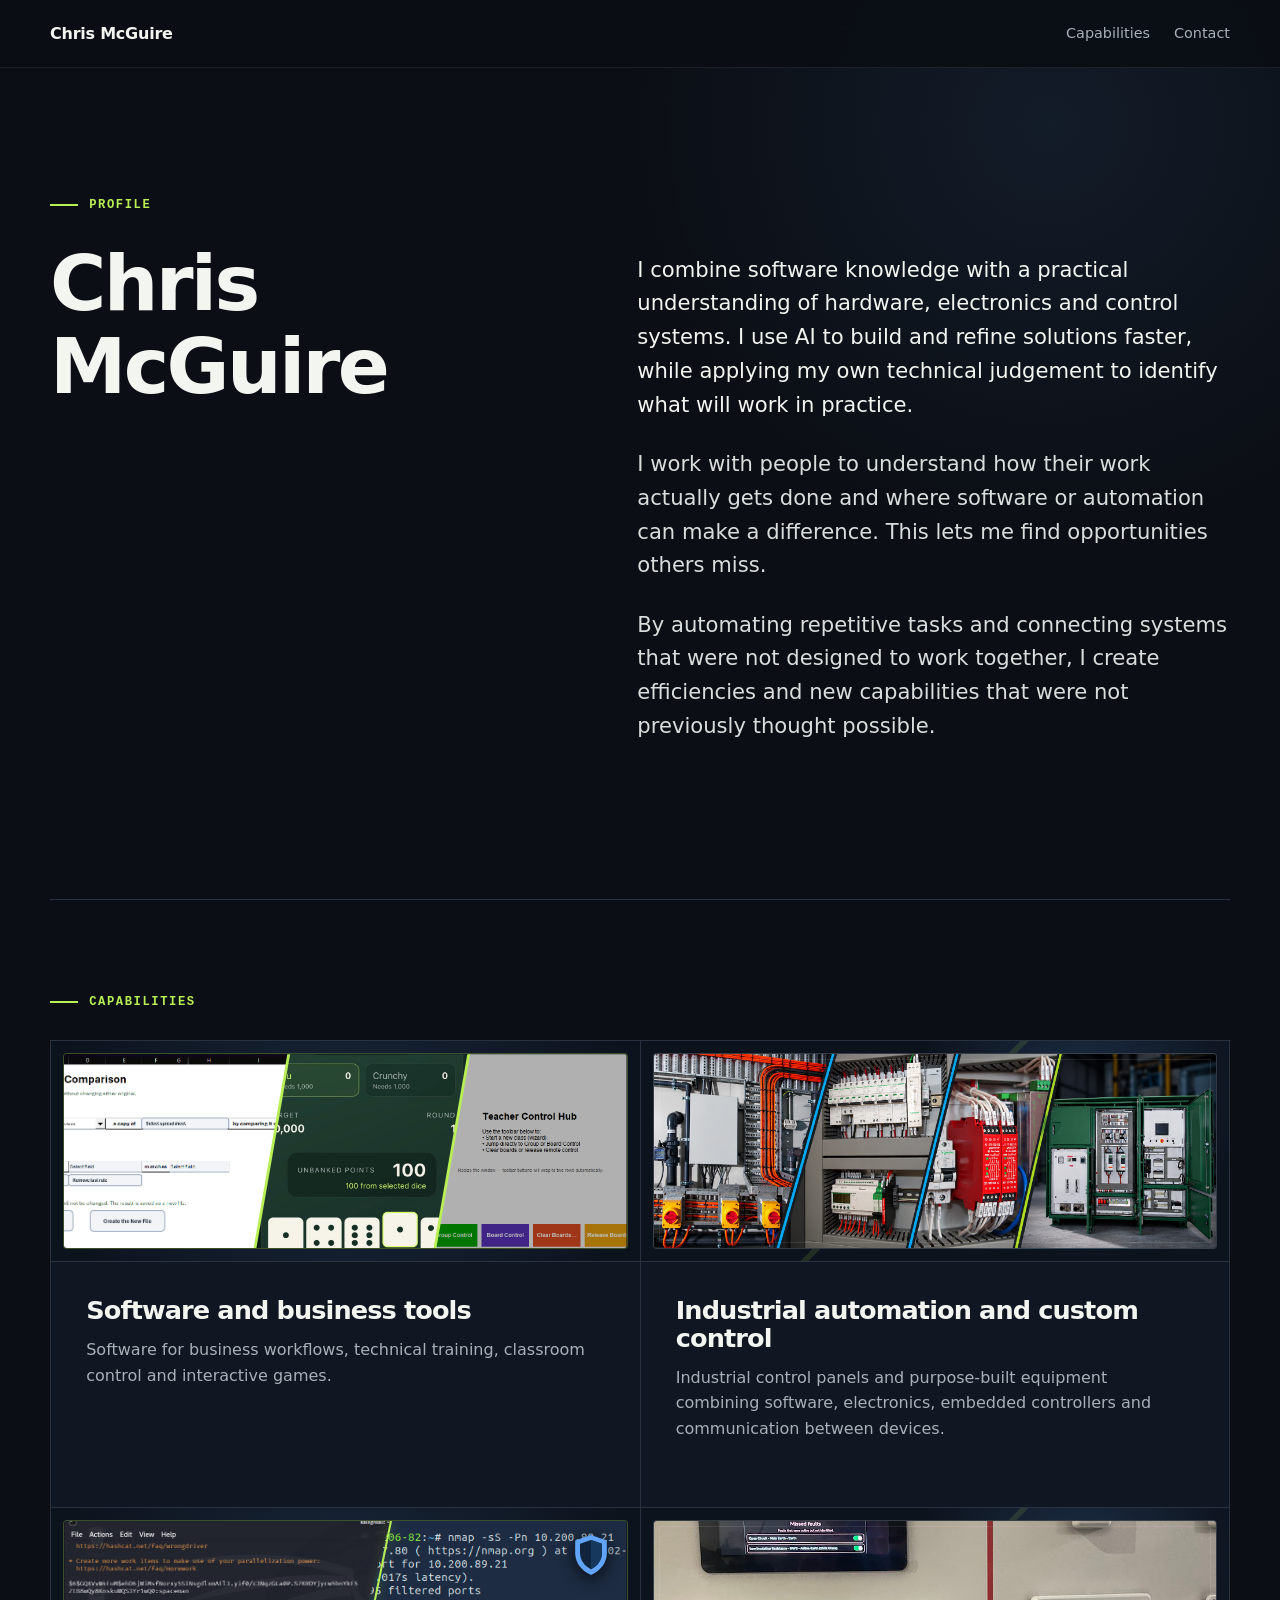
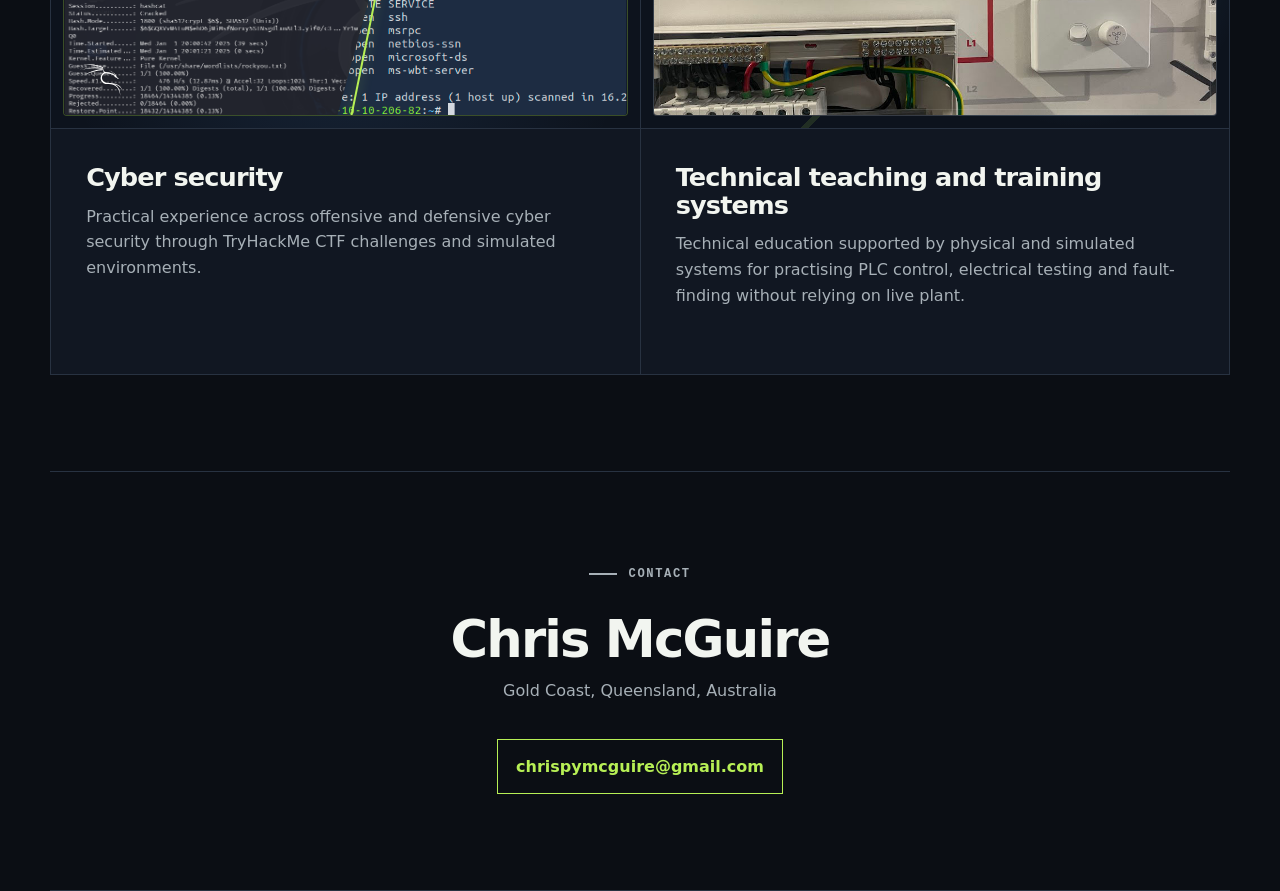
<file: index.html>
<!doctype html>
<html lang="en">
<head>
  <meta charset="utf-8">
  <meta name="viewport" content="width=device-width, initial-scale=1">
  <meta name="robots" content="noindex, nofollow, noarchive, nosnippet, noimageindex">
  <meta name="googlebot" content="noindex, nofollow, noarchive, nosnippet, noimageindex">
  <meta name="bingbot" content="noindex, nofollow, noarchive, nosnippet, noimageindex">
  <meta name="referrer" content="no-referrer">
  <meta name="theme-color" content="#0b0e14">
  <title>Chris McGuire — Profile</title>
  <meta name="description" content="Profile and work examples from Chris McGuire.">
  <link rel="stylesheet" href="styles.css?v=20261102-2">
</head>
<body>
  <a class="skip-link" href="#profile">Skip to profile</a>
  <header class="topbar">
    <a class="brand" href="index.html">Chris McGuire</a>
    <nav aria-label="Primary navigation">
      <a href="#capabilities">Capabilities</a>
      <!-- Recent projects and testimonials remain hidden until their content is final. -->
      <a href="#contact">Contact</a>
    </nav>
  </header>

  <main>
    <section class="profile section" id="profile">
      <p class="section-label">Profile</p>
      <div class="profile-grid">
        <h1>Chris<br>McGuire</h1>
        <div class="profile-copy">
          <p>I combine software knowledge with a practical understanding of hardware, electronics and control systems. I use AI to build and refine solutions faster, while applying my own technical judgement to identify what will work in practice.</p>
          <p>I work with people to understand how their work actually gets done and where software or automation can make a difference. This lets me find opportunities others miss.</p>
          <p>By automating repetitive tasks and connecting systems that were not designed to work together, I create efficiencies and new capabilities that were not previously thought possible.</p>
        </div>
      </div>
    </section>

    <section class="section" id="capabilities">
      <h2 class="section-label">Capabilities</h2>
      <div class="capability-tiles">
        <article class="capability-tile">
          <a class="tile-image has-software-collage" href="software-tools.html" aria-label="View software and business tools">
            <span class="software-collage">
              <img src="assets/images/spreadsheet-comparison.png" alt="Spreadsheet comparison application" loading="lazy">
              <img src="assets/images/crunch-game.jpg" alt="Crunch dice game" loading="lazy">
              <img src="assets/images/teacher-control-hub.png" alt="Teacher Control Hub application" loading="lazy">
            </span>
          </a>
          <div class="tile-copy"><h3>Software and business tools</h3><p>Software for business workflows, technical training, classroom control and interactive games.</p></div>
        </article>
        <article class="capability-tile">
          <a class="tile-image has-photo" href="industrial-automation.html" aria-label="View industrial automation and custom control work"><img src="assets/images/industrial-tile-v2.png" alt="Industrial automation and custom control equipment" loading="lazy"></a>
          <div class="tile-copy"><h3>Industrial automation and custom control</h3><p>Industrial control panels and purpose-built equipment combining software, electronics, embedded controllers and communication between devices.</p></div>
        </article>
        <article class="capability-tile">
          <a class="tile-image has-security-collage" href="cyber-security.html" aria-label="View cyber security experience">
            <span class="security-collage">
              <img src="assets/images/cyber-hashcat.png" alt="Hashcat recovering a password in a private CTF lab" loading="lazy">
              <img src="assets/images/cyber-nmap.png" alt="Nmap discovering services on a private CTF target" loading="lazy">
              <img class="security-logo security-logo-kali" src="assets/images/kali-dragon-white.svg" alt="" aria-hidden="true">
              <img class="security-logo security-logo-defence" src="assets/images/blue-team-shield.svg" alt="" aria-hidden="true">
            </span>
          </a>
          <div class="tile-copy"><h3>Cyber security</h3><p>Practical experience across offensive and defensive cyber security through TryHackMe CTF challenges and simulated environments.</p></div>
        </article>
        <article class="capability-tile">
          <a class="tile-image has-photo" href="training-systems.html" aria-label="View technical teaching and training systems"><img src="assets/images/Test_board_powered.jpg" alt="Powered electrical fault-testing board used for technical training" loading="lazy"></a>
          <div class="tile-copy"><h3>Technical teaching and training systems</h3><p>Technical education supported by physical and simulated systems for practising PLC control, electrical testing and fault-finding without relying on live plant.</p></div>
        </article>
      </div>
    </section>

    <!-- Recent projects is hidden from the profile until the page is ready for public navigation.
    <section class="section project-link-section" id="projects">
      <p class="section-label">Recent projects</p>
      <div class="section-heading"><h2>Recent projects</h2><p>Photographs, screenshots and brief descriptions of selected work.</p></div>
      <a class="button" href="recent-projects.html">View recent projects</a>
    </section>
    -->

    <!-- Testimonials are hidden until final quotes and attribution are available.
    <section class="section" id="testimonials">
      <p class="section-label">Testimonials</p>
      <div class="section-heading"><h2>What others say</h2><p>Two short accounts from people Chris has helped will be added here.</p></div>
      <div class="testimonial-grid">
        <blockquote><p>Testimonial to be added.</p><footer>Name and relationship</footer></blockquote>
        <blockquote><p>Testimonial to be added.</p><footer>Name and relationship</footer></blockquote>
      </div>
    </section>
    -->

    <section class="section contact" id="contact">
      <p class="section-label">Contact</p>
      <h2>Chris McGuire</h2>
      <p>Gold Coast, Queensland, Australia</p>
      <a class="button" href="mailto:chrispymcguire@gmail.com">chrispymcguire@gmail.com</a>
    </section>
  </main>
</body>
</html>
</file>
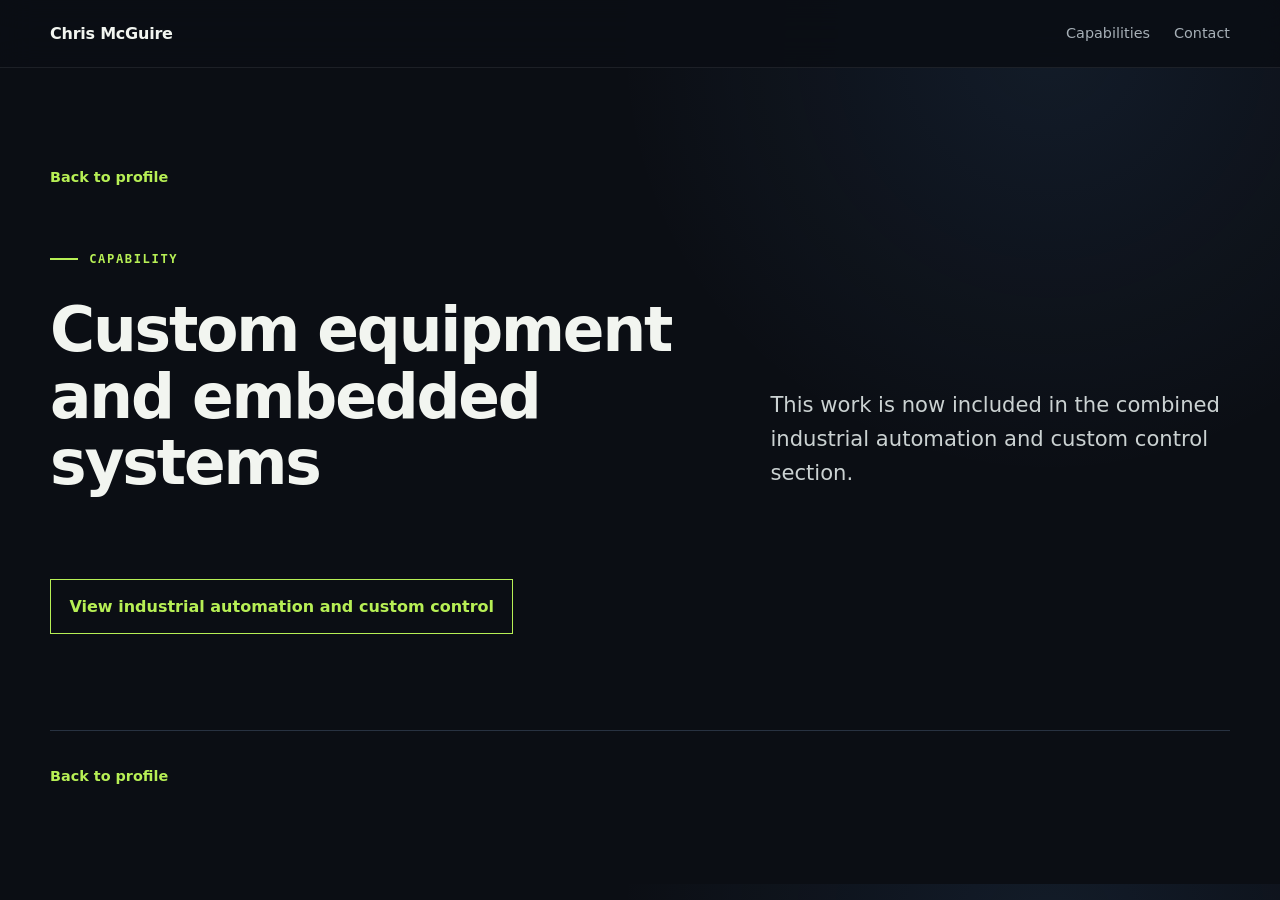
<file: custom-equipment.html>
<!doctype html>
<html lang="en"><head><meta charset="utf-8"><meta name="viewport" content="width=device-width,initial-scale=1"><meta name="robots" content="noindex,nofollow,noarchive,nosnippet,noimageindex"><meta name="referrer" content="no-referrer"><meta name="theme-color" content="#0b0e14"><title>Custom equipment and embedded systems | Chris McGuire</title><link rel="stylesheet" href="styles.css?v=20261031-1"></head>
<body><header class="topbar"><a class="brand" href="index.html">Chris McGuire</a><nav aria-label="Page navigation"><a href="index.html#capabilities">Capabilities</a><a href="index.html#contact">Contact</a></nav></header>
<main class="detail-main"><a class="back-link" href="index.html">Back to profile</a><p class="section-label">Capability</p><div class="detail-header"><h1>Custom equipment and embedded systems</h1><p class="detail-intro">This work is now included in the combined industrial automation and custom control section.</p></div>
<a class="button" href="industrial-automation.html">View industrial automation and custom control</a>
</main><footer class="detail-footer"><a class="back-link" href="index.html">Back to profile</a></footer></body></html>
</file>
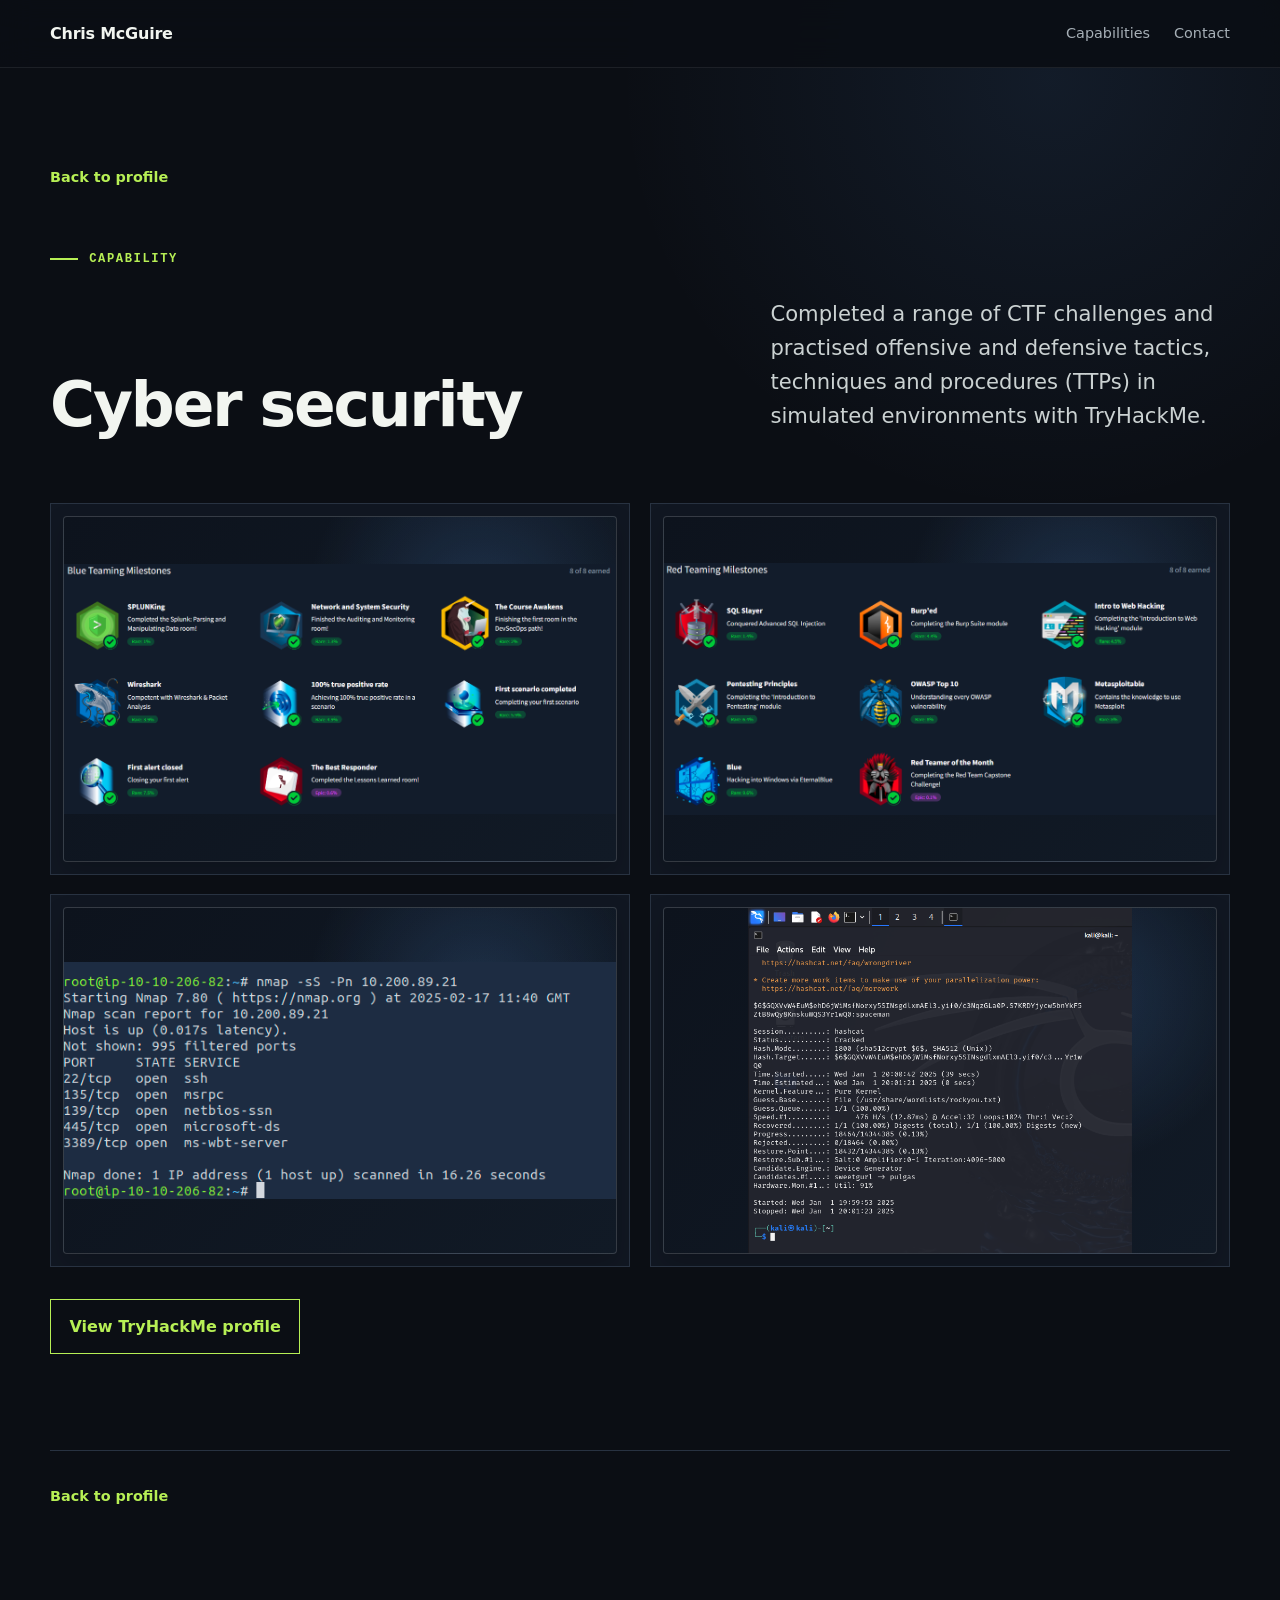
<file: cyber-security.html>
<!doctype html>
<html lang="en"><head><meta charset="utf-8"><meta name="viewport" content="width=device-width,initial-scale=1"><meta name="robots" content="noindex,nofollow,noarchive,nosnippet,noimageindex"><meta name="referrer" content="no-referrer"><meta name="theme-color" content="#0b0e14"><title>Cyber security | Chris McGuire</title><link rel="stylesheet" href="styles.css?v=20261102-1"></head>
<body><header class="topbar"><a class="brand" href="index.html">Chris McGuire</a><nav aria-label="Page navigation"><a href="index.html#capabilities">Capabilities</a><a href="index.html#contact">Contact</a></nav></header>
<main class="detail-main"><a class="back-link" href="index.html">Back to profile</a><p class="section-label">Capability</p><div class="detail-header"><h1>Cyber security</h1><p class="detail-intro">Completed a range of CTF challenges and practised offensive and defensive tactics, techniques and procedures (TTPs) in simulated environments with TryHackMe.</p></div>
<div class="gallery-grid">
<article class="gallery-card evidence-card"><img class="gallery-image contain" src="assets/images/cyber-blue-team-milestones.png" alt="TryHackMe Blue Teaming milestone badges" loading="lazy"></article>
<article class="gallery-card evidence-card"><img class="gallery-image contain" src="assets/images/cyber-red-team-milestones.png" alt="TryHackMe Red Teaming milestone badges" loading="lazy"></article>
<article class="gallery-card evidence-card"><img class="gallery-image contain" src="assets/images/cyber-nmap.png" alt="Nmap results from a private CTF target" loading="lazy"></article>
<article class="gallery-card evidence-card"><img class="gallery-image contain" src="assets/images/cyber-hashcat.png" alt="Hashcat results from a private CTF challenge" loading="lazy"></article>
<!-- Hidden until final evidence and descriptions are available.
<article class="gallery-card"><div class="placeholder-image"><span>Project screenshot placeholder</span></div><div class="gallery-copy"><h2>Network analysis</h2><p>A practical analysis example and short explanation will be added here.</p></div></article>
<article class="gallery-card"><div class="placeholder-image"><span>Project screenshot placeholder</span></div><div class="gallery-copy"><h2>Application testing</h2><p>A suitable application-security example will be added here.</p></div></article>
<article class="gallery-card"><div class="placeholder-image"><span>Project screenshot placeholder</span></div><div class="gallery-copy"><h2>Logging and reverse engineering</h2><p>A technical example with context and outcome will be added here.</p></div></article>
-->
</div><a class="button cyber-profile-link" href="https://tryhackme.com/p/CrispyChips" target="_blank" rel="noopener noreferrer">View TryHackMe profile</a></main><footer class="detail-footer"><a class="back-link" href="index.html">Back to profile</a></footer></body></html>
</file>
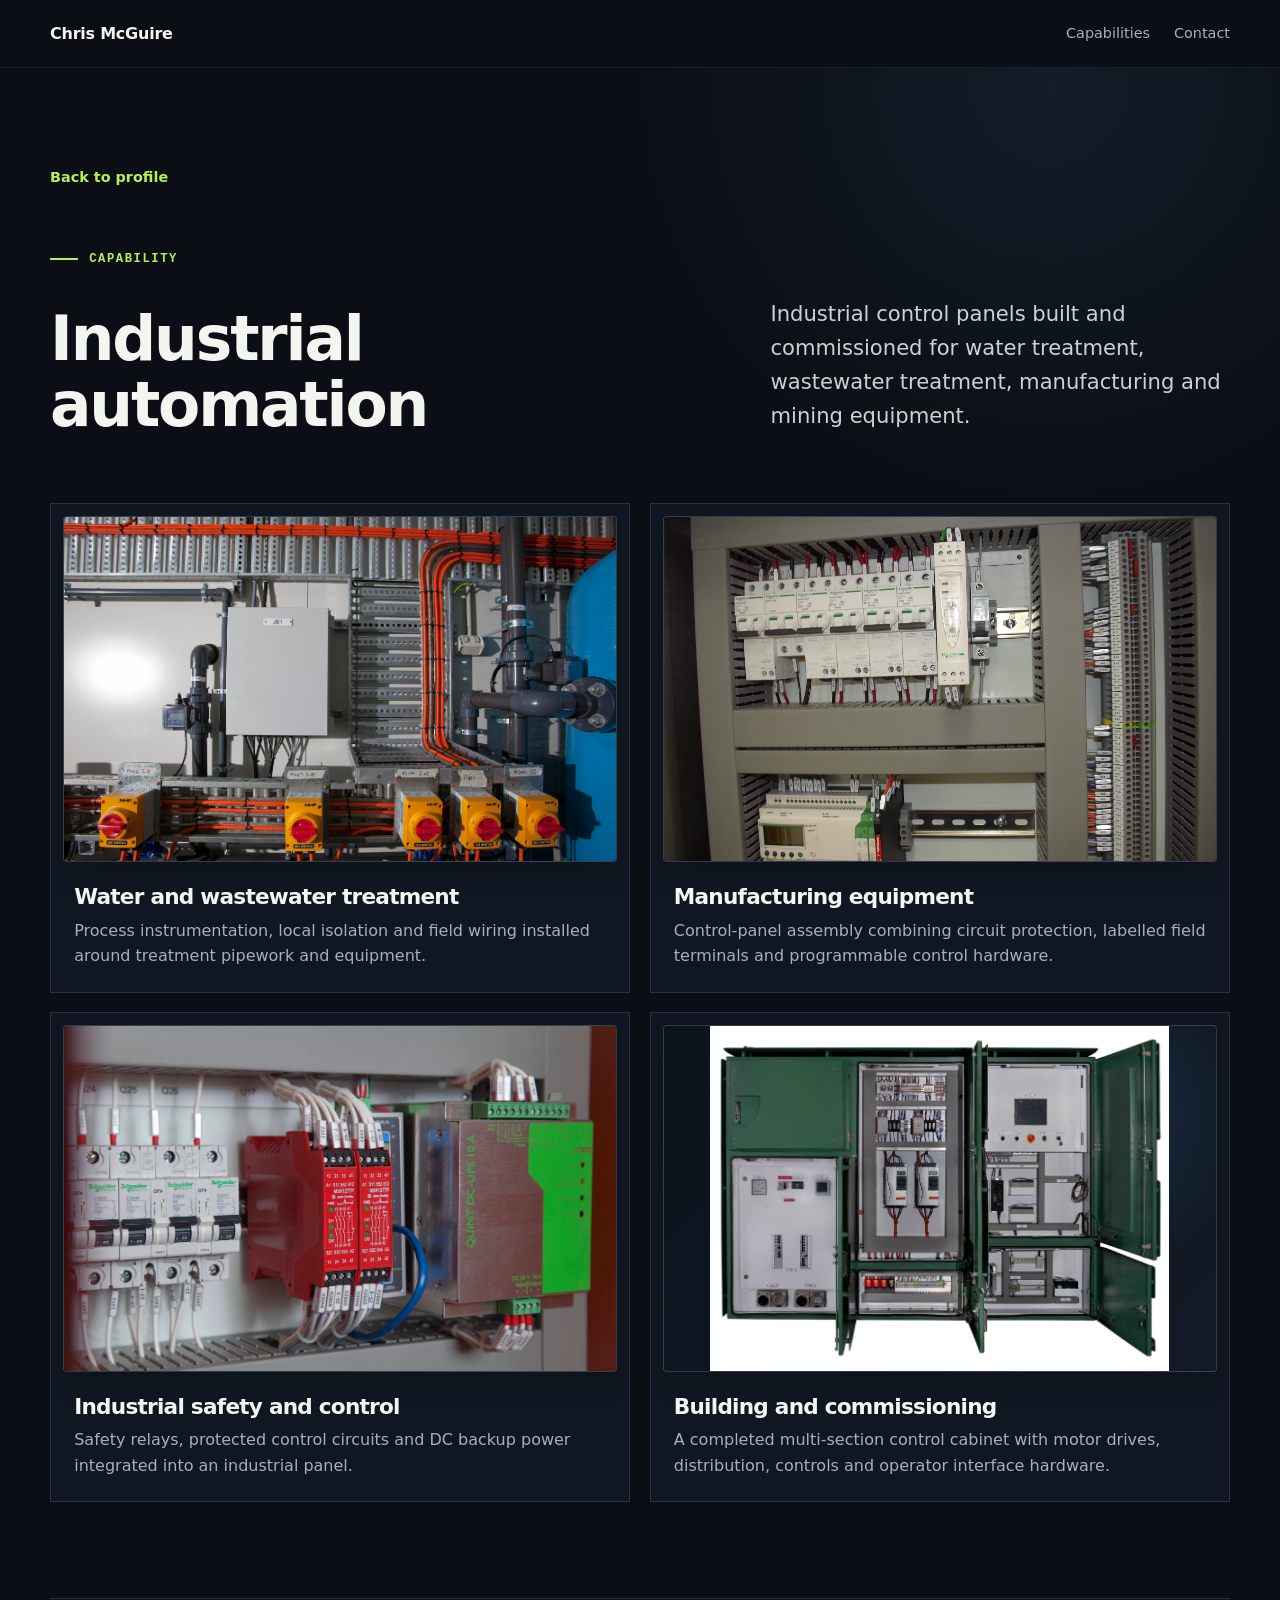
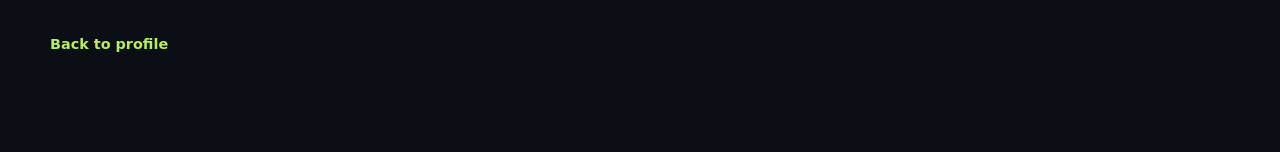
<file: industrial-automation.html>
<!doctype html>
<html lang="en"><head><meta charset="utf-8"><meta name="viewport" content="width=device-width,initial-scale=1"><meta name="robots" content="noindex,nofollow,noarchive,nosnippet,noimageindex"><meta name="referrer" content="no-referrer"><meta name="theme-color" content="#0b0e14"><title>Industrial automation | Chris McGuire</title><link rel="stylesheet" href="styles.css?v=20261031-1"></head>
<body><header class="topbar"><a class="brand" href="index.html">Chris McGuire</a><nav aria-label="Page navigation"><a href="index.html#capabilities">Capabilities</a><a href="index.html#contact">Contact</a></nav></header>
<main class="detail-main"><a class="back-link" href="index.html">Back to profile</a><p class="section-label">Capability</p><div class="detail-header"><h1>Industrial automation</h1><p class="detail-intro">Industrial control panels built and commissioned for water treatment, wastewater treatment, manufacturing and mining equipment.</p></div>
<div class="gallery-grid">
<article class="gallery-card"><img class="gallery-image" src="assets/images/industrial1.jpg" alt="Industrial process pipework, instrumentation and local isolators" loading="lazy"><div class="gallery-copy"><h2>Water and wastewater treatment</h2><p>Process instrumentation, local isolation and field wiring installed around treatment pipework and equipment.</p></div></article>
<article class="gallery-card"><img class="gallery-image" src="assets/images/industrial2.JPG" alt="Industrial control panel with circuit protection, terminals and programmable controller" loading="lazy"><div class="gallery-copy"><h2>Manufacturing equipment</h2><p>Control-panel assembly combining circuit protection, labelled field terminals and programmable control hardware.</p></div></article>
<article class="gallery-card"><img class="gallery-image" src="assets/images/industrial3.jpg" alt="Industrial safety relays and DC uninterruptible power supply" loading="lazy"><div class="gallery-copy"><h2>Industrial safety and control</h2><p>Safety relays, protected control circuits and DC backup power integrated into an industrial panel.</p></div></article>
<article class="gallery-card"><img class="gallery-image contain" src="assets/images/control board.jpg" alt="Large completed industrial control and drive cabinet" loading="lazy"><div class="gallery-copy"><h2>Building and commissioning</h2><p>A completed multi-section control cabinet with motor drives, distribution, controls and operator interface hardware.</p></div></article>
</div></main><footer class="detail-footer"><a class="back-link" href="index.html">Back to profile</a></footer></body></html>
</file>
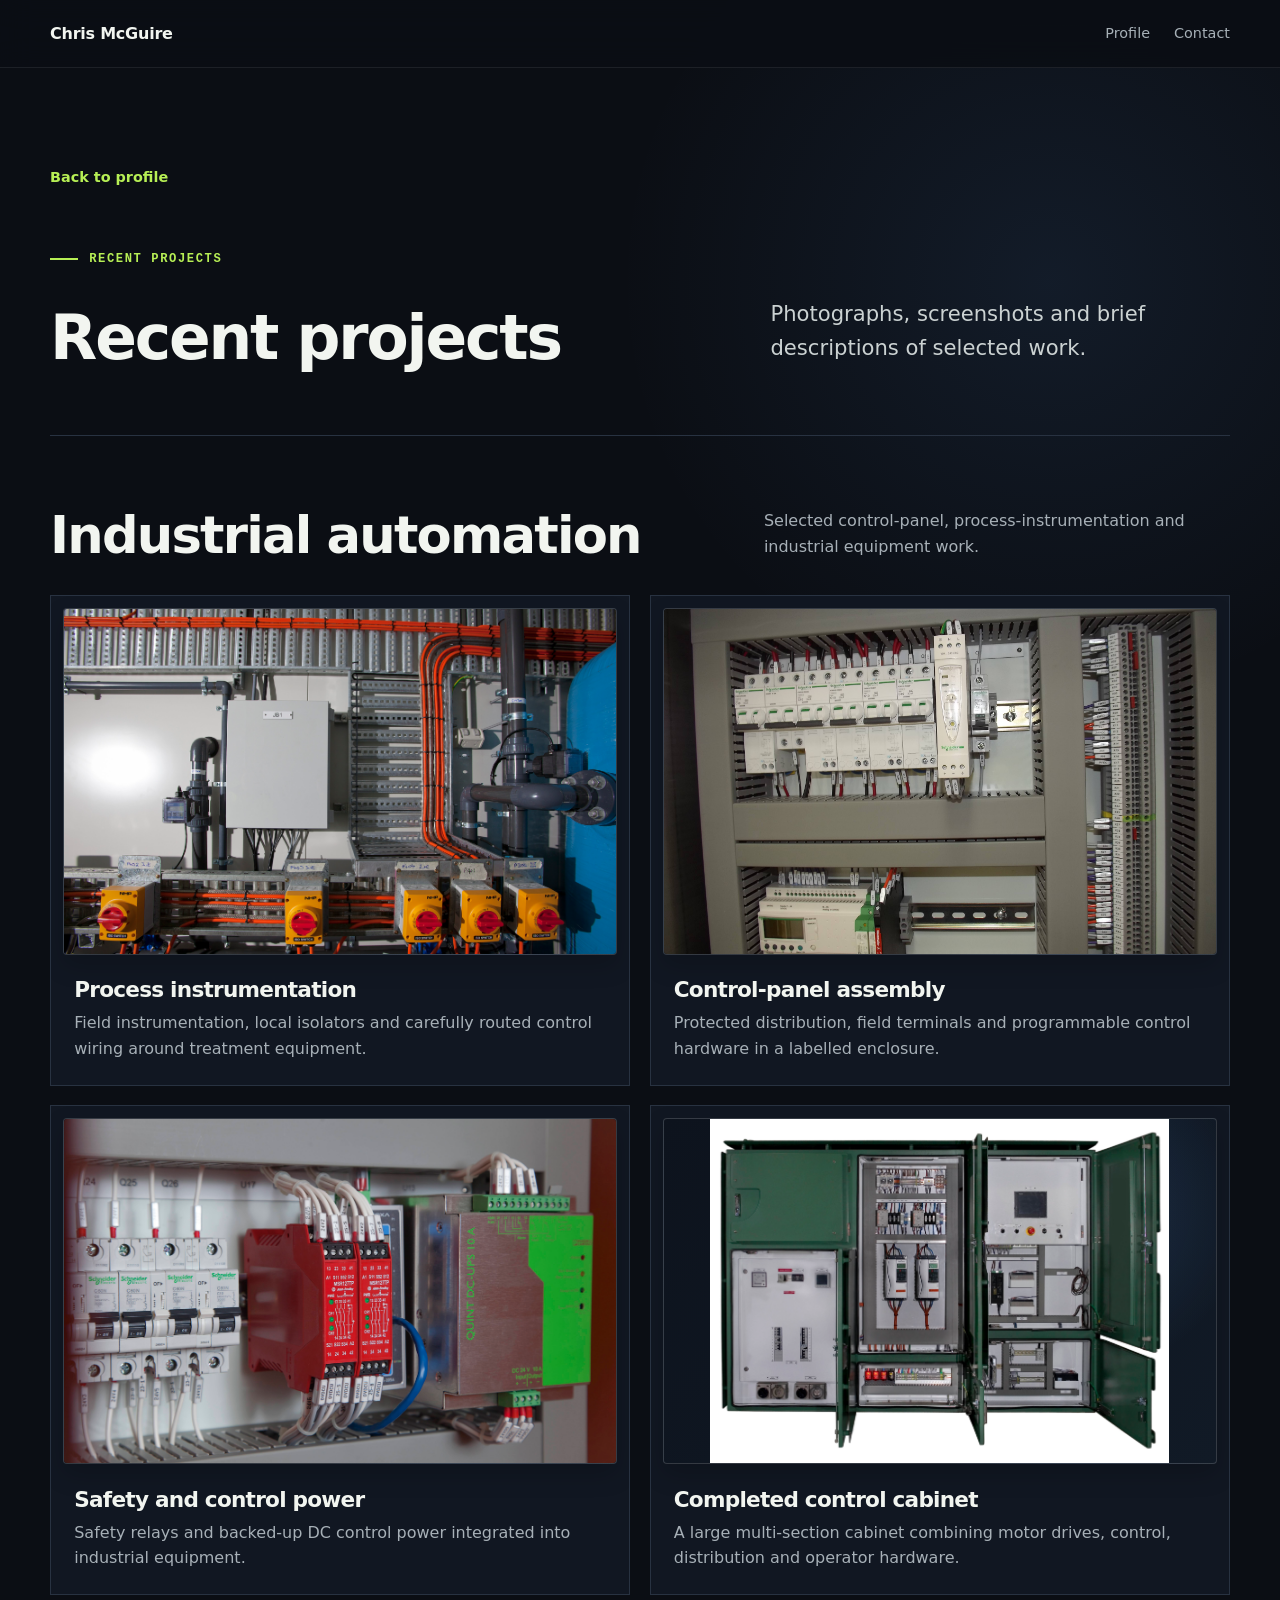
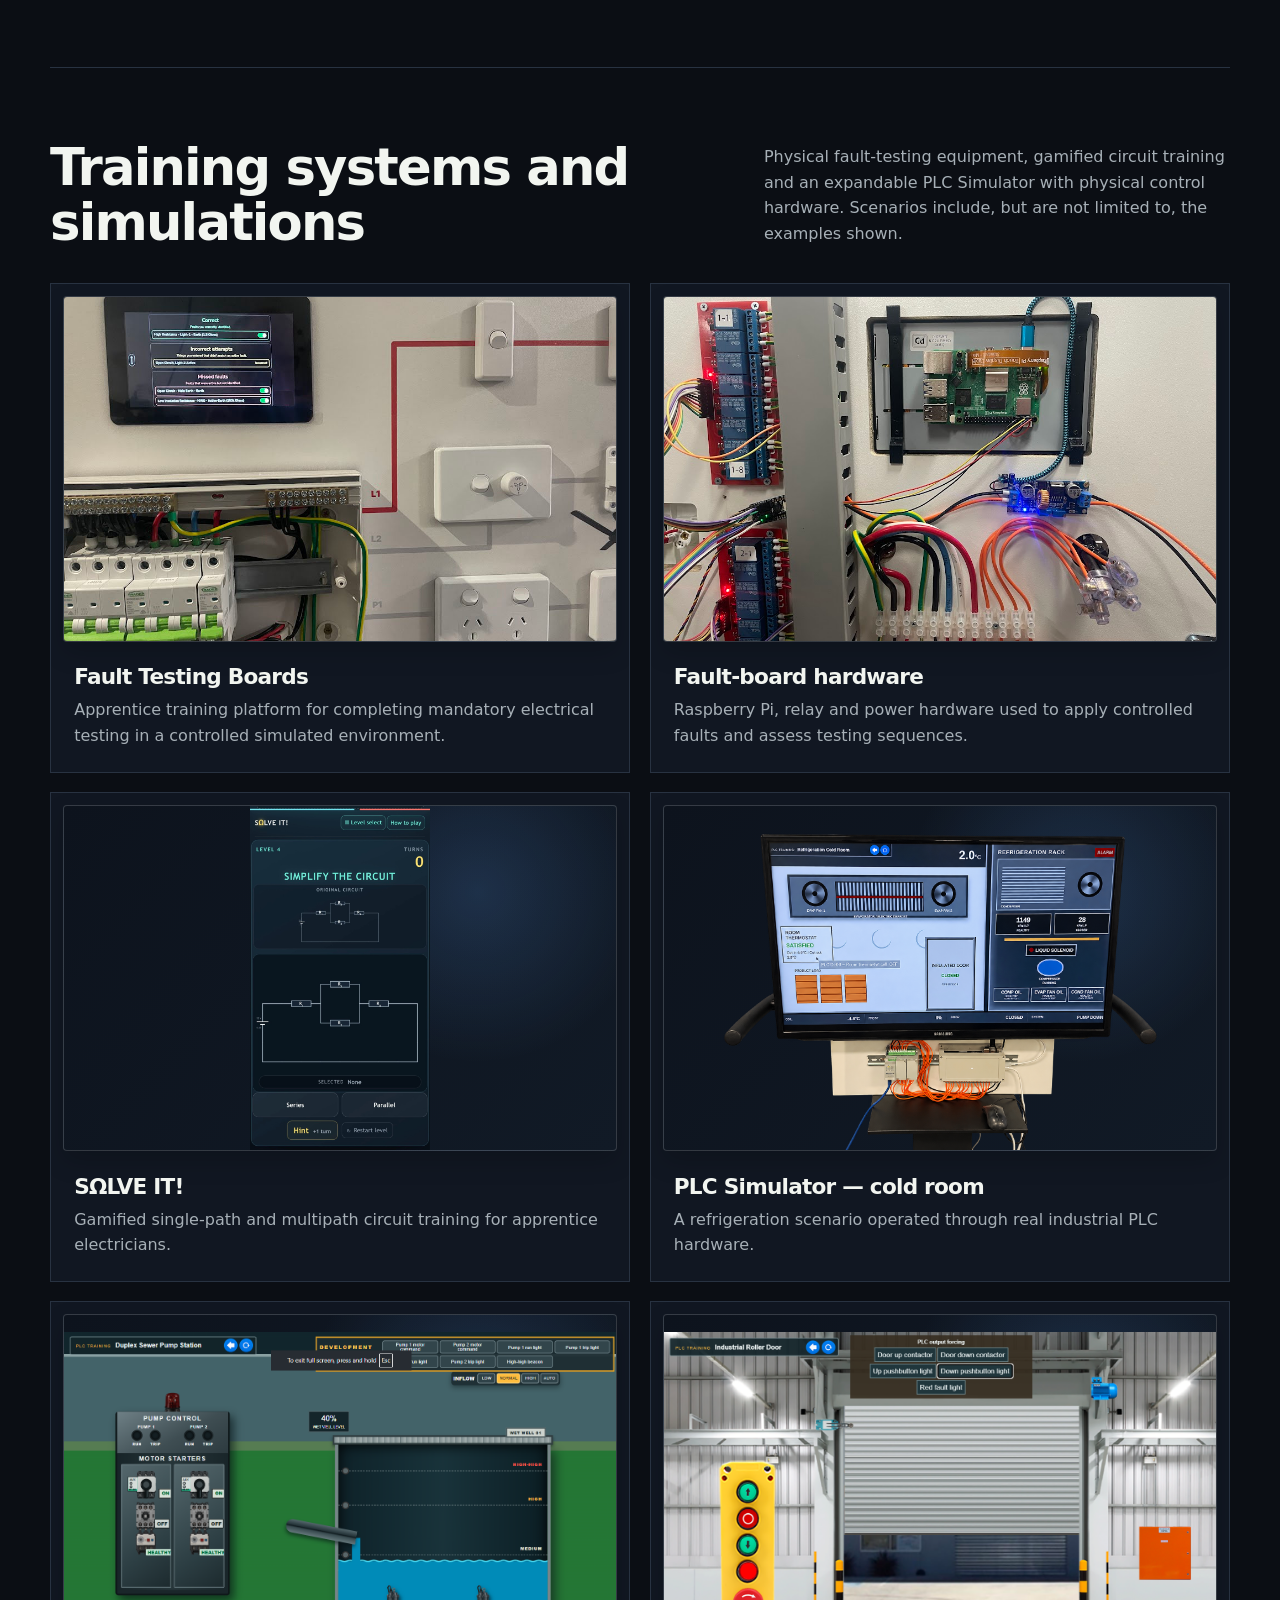
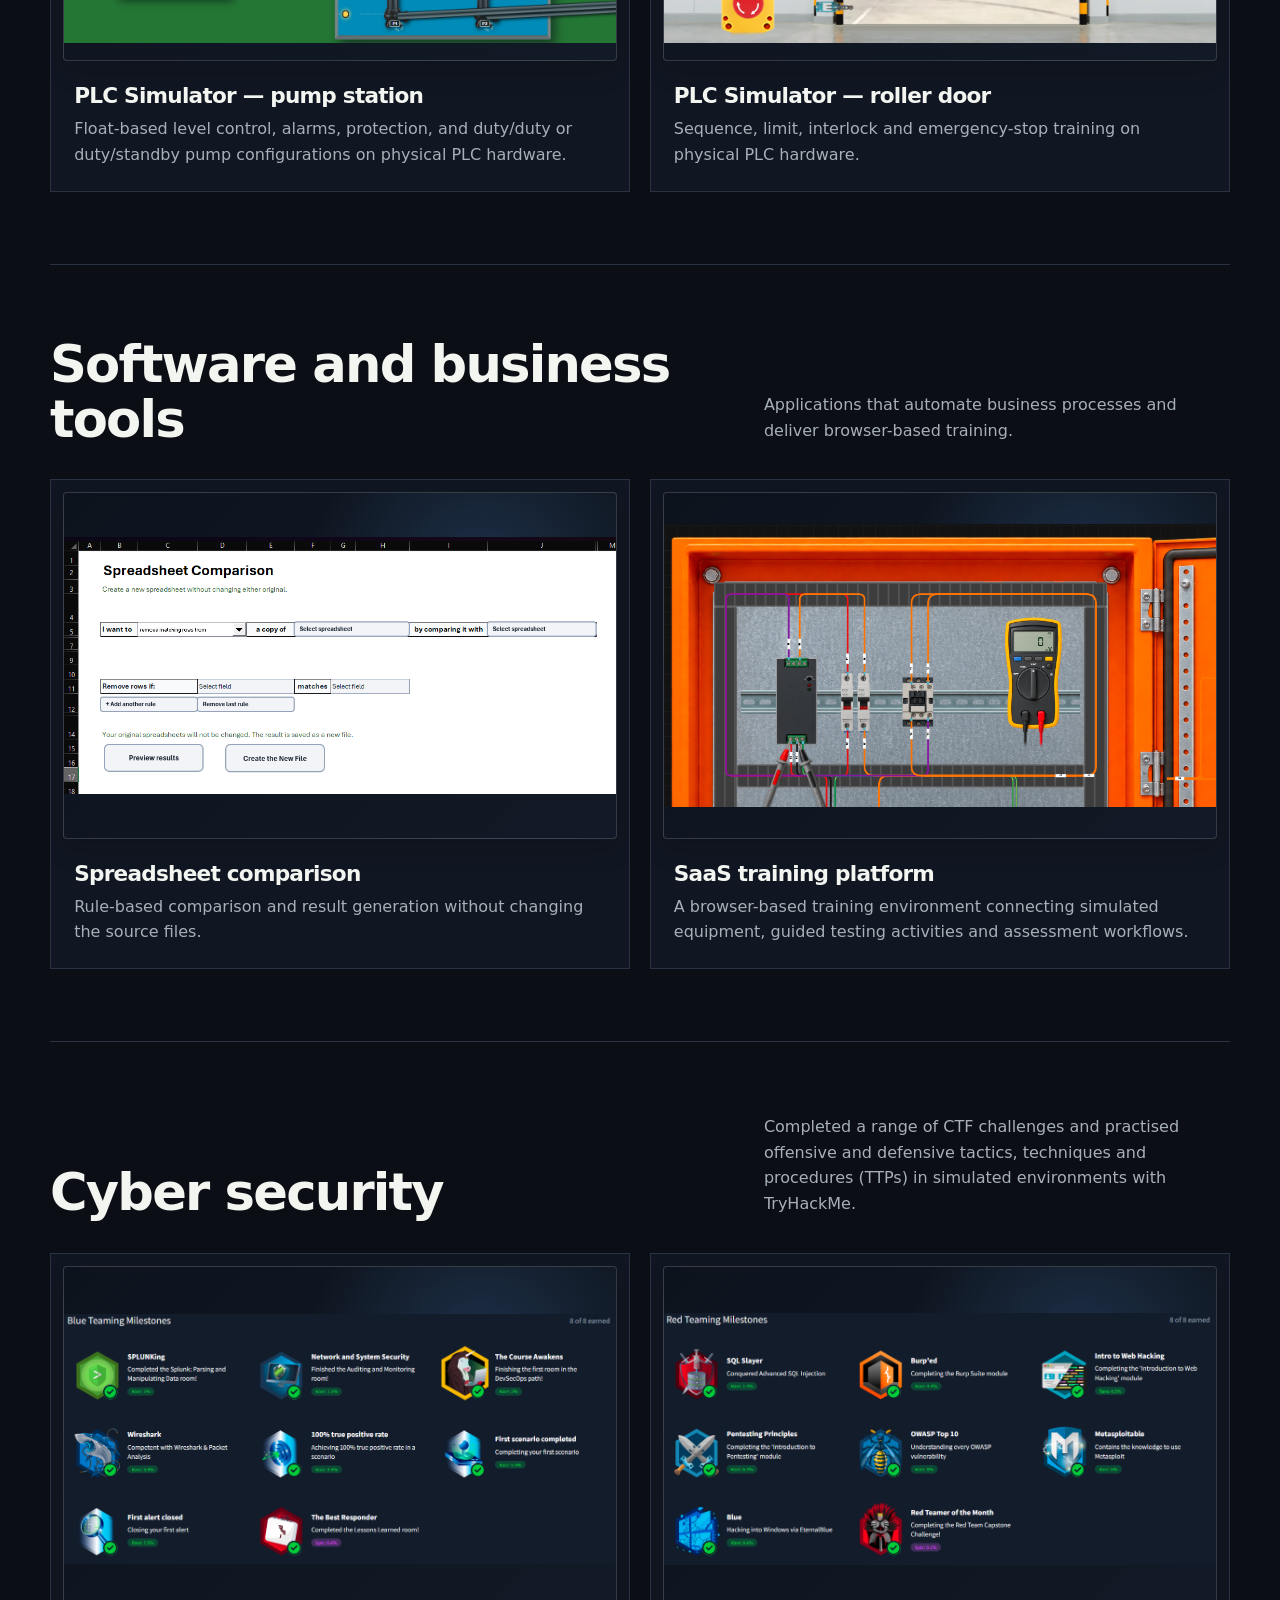
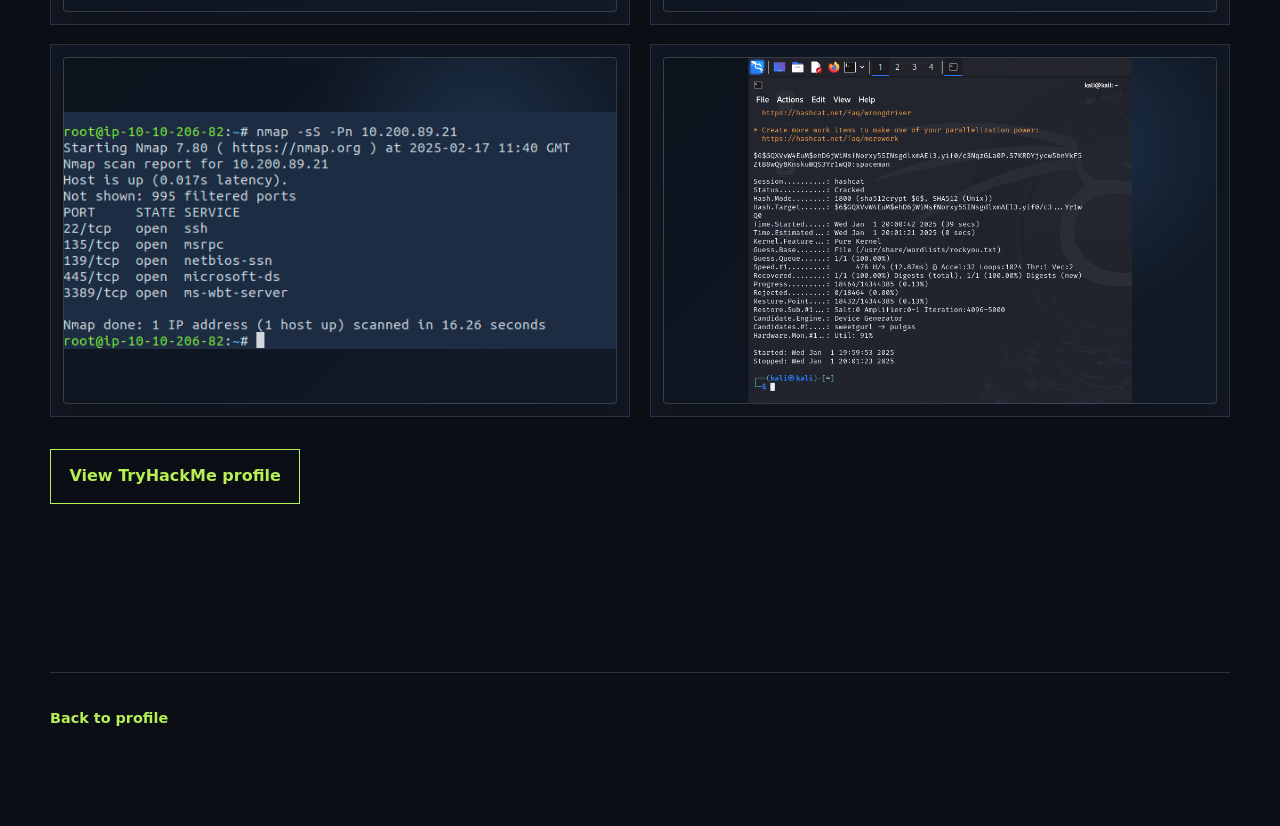
<file: recent-projects.html>
<!doctype html>
<html lang="en">
<head>
  <meta charset="utf-8">
  <meta name="viewport" content="width=device-width,initial-scale=1">
  <meta name="robots" content="noindex,nofollow,noarchive,nosnippet,noimageindex">
  <meta name="googlebot" content="noindex,nofollow,noarchive,nosnippet,noimageindex">
  <meta name="bingbot" content="noindex,nofollow,noarchive,nosnippet,noimageindex">
  <meta name="referrer" content="no-referrer">
  <meta name="theme-color" content="#0b0e14">
  <title>Recent projects | Chris McGuire</title>
  <meta name="description" content="Recent project photographs and examples from Chris McGuire.">
  <link rel="stylesheet" href="styles.css?v=20261102-1">
</head>
<body>
  <header class="topbar">
    <a class="brand" href="index.html">Chris McGuire</a>
    <nav aria-label="Page navigation"><a href="index.html">Profile</a><a href="index.html#contact">Contact</a></nav>
  </header>

  <main class="detail-main projects-main">
    <a class="back-link" href="index.html">Back to profile</a>
    <p class="section-label">Recent projects</p>
    <div class="detail-header">
      <h1>Recent projects</h1>
      <p class="detail-intro">Photographs, screenshots and brief descriptions of selected work.</p>
    </div>

    <section class="project-section" aria-labelledby="industrial-projects">
      <div class="project-section-heading">
        <h2 id="industrial-projects">Industrial automation</h2>
        <p>Selected control-panel, process-instrumentation and industrial equipment work.</p>
      </div>
      <div class="gallery-grid">
        <article class="gallery-card"><img class="gallery-image" src="assets/images/industrial1.jpg" alt="Industrial process pipework and instrumentation" loading="lazy"><div class="gallery-copy"><h2>Process instrumentation</h2><p>Field instrumentation, local isolators and carefully routed control wiring around treatment equipment.</p></div></article>
        <article class="gallery-card"><img class="gallery-image" src="assets/images/industrial2.JPG" alt="Industrial electrical control panel" loading="lazy"><div class="gallery-copy"><h2>Control-panel assembly</h2><p>Protected distribution, field terminals and programmable control hardware in a labelled enclosure.</p></div></article>
        <article class="gallery-card"><img class="gallery-image" src="assets/images/industrial3.jpg" alt="Safety relays and DC control power equipment" loading="lazy"><div class="gallery-copy"><h2>Safety and control power</h2><p>Safety relays and backed-up DC control power integrated into industrial equipment.</p></div></article>
        <article class="gallery-card"><img class="gallery-image contain" src="assets/images/control board.jpg" alt="Completed multi-section industrial control cabinet" loading="lazy"><div class="gallery-copy"><h2>Completed control cabinet</h2><p>A large multi-section cabinet combining motor drives, control, distribution and operator hardware.</p></div></article>
      </div>
    </section>

    <section class="project-section" aria-labelledby="training-projects">
      <div class="project-section-heading">
        <h2 id="training-projects">Training systems and simulations</h2>
        <p>Physical fault-testing equipment, gamified circuit training and an expandable PLC Simulator with physical control hardware. Scenarios include, but are not limited to, the examples shown.</p>
      </div>
      <div class="gallery-grid">
        <article class="gallery-card"><img class="gallery-image" src="assets/images/Test_board_powered.jpg" alt="Powered Fault Testing Board front" loading="lazy"><div class="gallery-copy"><h2>Fault Testing Boards</h2><p>Apprentice training platform for completing mandatory electrical testing in a controlled simulated environment.</p></div></article>
        <article class="gallery-card"><img class="gallery-image" src="assets/images/Test_board_powered_rear.jpg" alt="Fault Testing Board rear with Raspberry Pi and relay modules" loading="lazy"><div class="gallery-copy"><h2>Fault-board hardware</h2><p>Raspberry Pi, relay and power hardware used to apply controlled faults and assess testing sequences.</p></div></article>
        <article class="gallery-card"><img class="gallery-image contain" src="assets/images/solve-it-circuit-game.jpg" alt="SΩLVE IT! circuit-simplification game showing a multipath circuit challenge" loading="lazy"><div class="gallery-copy"><h2>SΩLVE IT!</h2><p>Gamified single-path and multipath circuit training for apprentice electricians.</p></div></article>
        <article class="gallery-card"><img class="gallery-image contain" src="assets/images/PLC_sim-corrected.png" alt="Physical PLC Simulator running a refrigeration cold-room scenario" loading="lazy"><div class="gallery-copy"><h2>PLC Simulator — cold room</h2><p>A refrigeration scenario operated through real industrial PLC hardware.</p></div></article>
        <article class="gallery-card"><img class="gallery-image contain" src="assets/images/plc-pump-station.png" alt="Physical PLC Simulator running a two-pump pump-station scenario" loading="lazy"><div class="gallery-copy"><h2>PLC Simulator — pump station</h2><p>Float-based level control, alarms, protection, and duty/duty or duty/standby pump configurations on physical PLC hardware.</p></div></article>
        <article class="gallery-card"><img class="gallery-image contain" src="assets/images/plc-roller-door.png" alt="Physical PLC Simulator running an industrial roller-door scenario" loading="lazy"><div class="gallery-copy"><h2>PLC Simulator — roller door</h2><p>Sequence, limit, interlock and emergency-stop training on physical PLC hardware.</p></div></article>
      </div>
    </section>

    <section class="project-section" aria-labelledby="software-projects">
      <div class="project-section-heading">
        <h2 id="software-projects">Software and business tools</h2>
        <p>Applications that automate business processes and deliver browser-based training.</p>
      </div>
      <div class="gallery-grid">
        <article class="gallery-card"><img class="gallery-image contain" src="assets/images/spreadsheet-comparison.png" alt="Spreadsheet comparison application interface" loading="lazy"><div class="gallery-copy"><h2>Spreadsheet comparison</h2><p>Rule-based comparison and result generation without changing the source files.</p></div></article>
        <article class="gallery-card"><img class="gallery-image contain" src="assets/images/saas-training-platform.png" alt="SaaS training platform simulating an electrical testing board" loading="lazy"><div class="gallery-copy"><h2>SaaS training platform</h2><p>A browser-based training environment connecting simulated equipment, guided testing activities and assessment workflows.</p></div></article>
      </div>
    </section>

    <section class="project-section" aria-labelledby="security-projects">
      <div class="project-section-heading">
        <h2 id="security-projects">Cyber security</h2>
        <p>Completed a range of CTF challenges and practised offensive and defensive tactics, techniques and procedures (TTPs) in simulated environments with TryHackMe.</p>
      </div>
      <div class="gallery-grid">
        <article class="gallery-card evidence-card"><img class="gallery-image contain" src="assets/images/cyber-blue-team-milestones.png" alt="TryHackMe Blue Teaming milestone badges" loading="lazy"></article>
        <article class="gallery-card evidence-card"><img class="gallery-image contain" src="assets/images/cyber-red-team-milestones.png" alt="TryHackMe Red Teaming milestone badges" loading="lazy"></article>
        <article class="gallery-card evidence-card"><img class="gallery-image contain" src="assets/images/cyber-nmap.png" alt="Nmap results from a private CTF target" loading="lazy"></article>
        <article class="gallery-card evidence-card"><img class="gallery-image contain" src="assets/images/cyber-hashcat.png" alt="Hashcat results from a private CTF challenge" loading="lazy"></article>
      </div>
      <a class="button cyber-profile-link" href="https://tryhackme.com/p/CrispyChips" target="_blank" rel="noopener noreferrer">View TryHackMe profile</a>
    </section>
  </main>
  <footer class="detail-footer"><a class="back-link" href="index.html">Back to profile</a></footer>
</body>
</html>
</file>
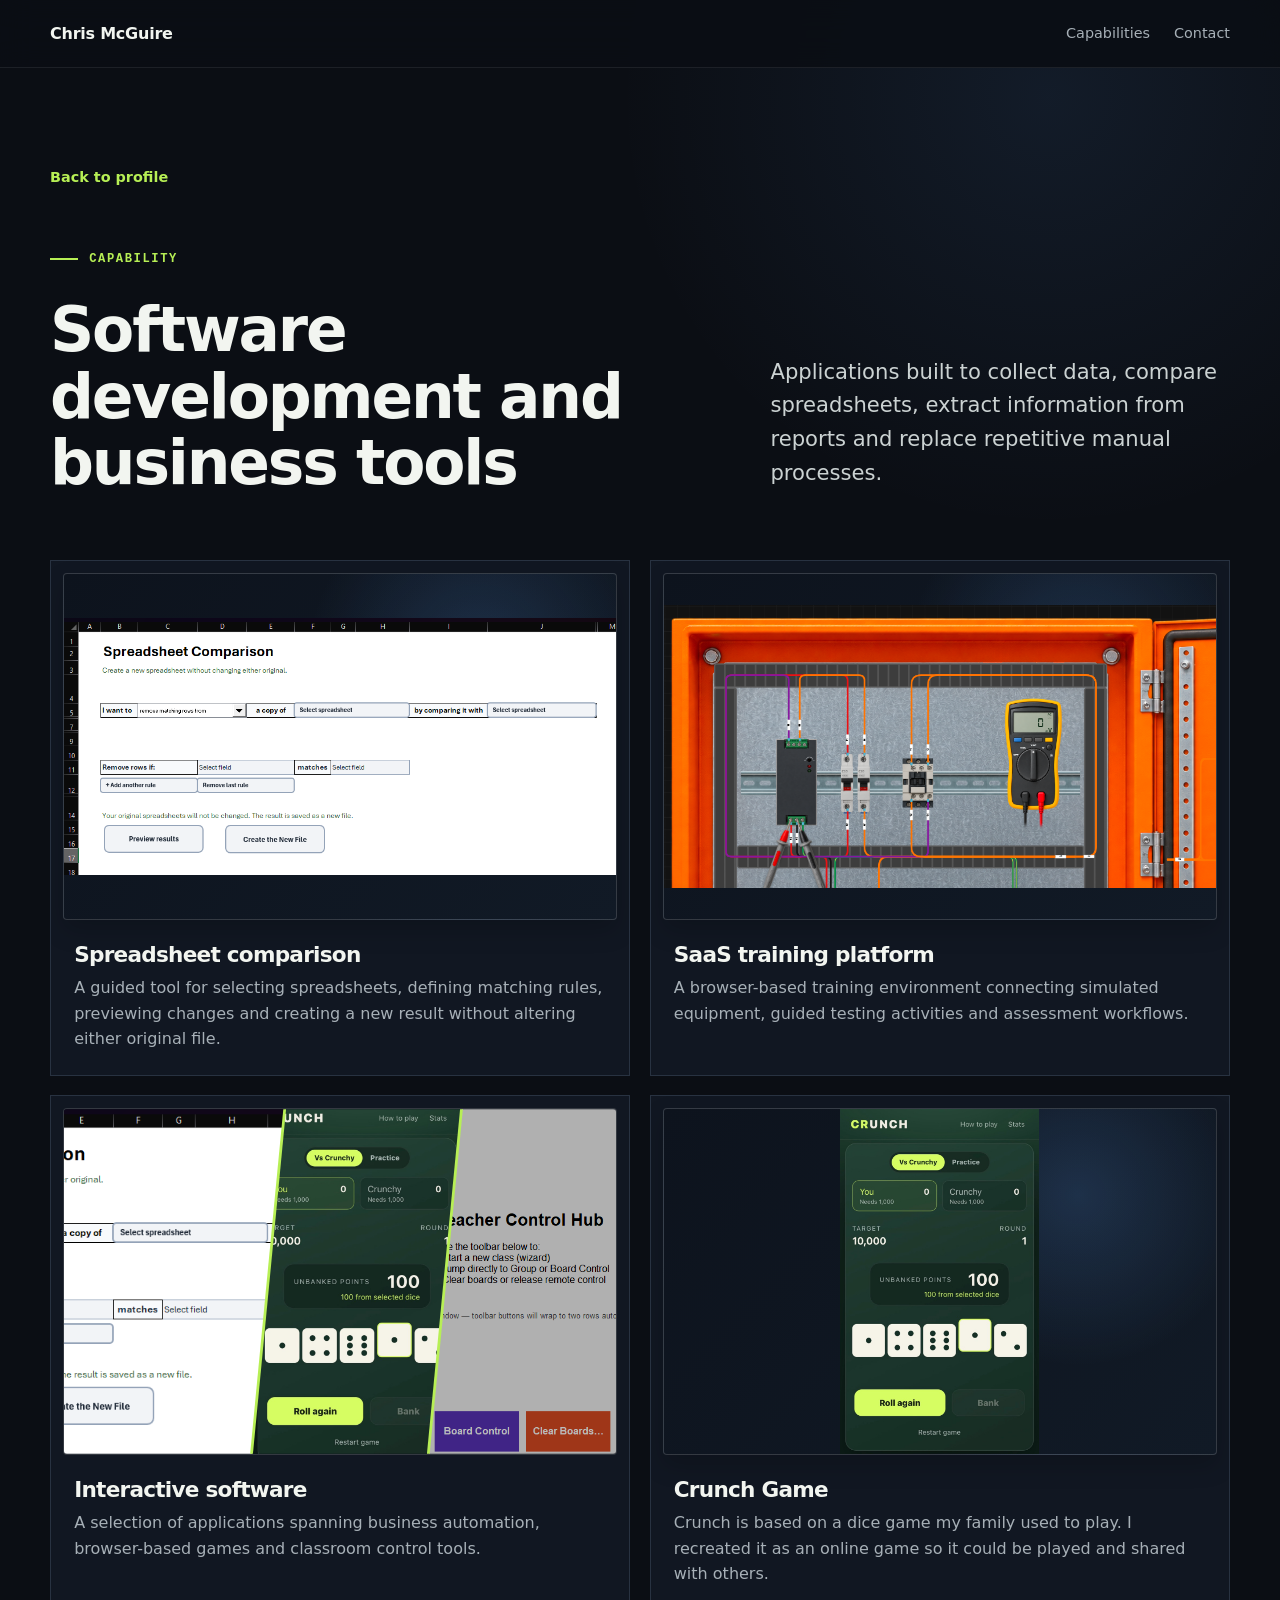
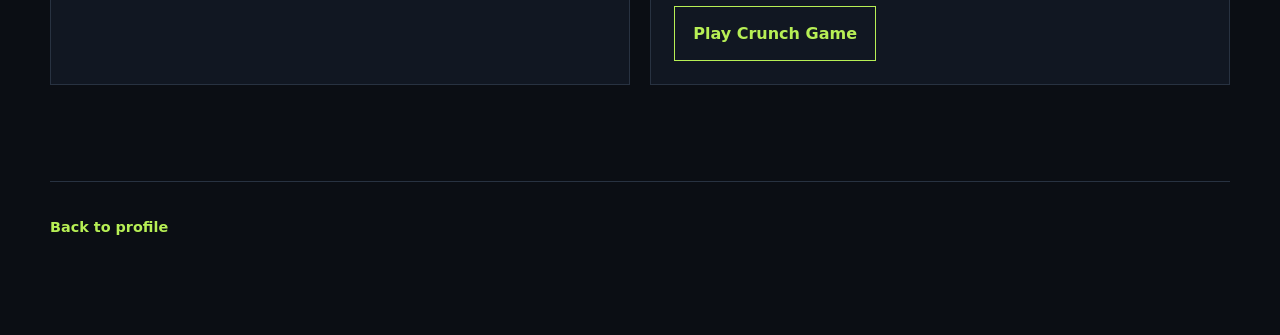
<file: software-tools.html>
<!doctype html>
<html lang="en"><head><meta charset="utf-8"><meta name="viewport" content="width=device-width,initial-scale=1"><meta name="robots" content="noindex,nofollow,noarchive,nosnippet,noimageindex"><meta name="referrer" content="no-referrer"><meta name="theme-color" content="#0b0e14"><title>Software development and business tools | Chris McGuire</title><link rel="stylesheet" href="styles.css?v=20261102-2"></head>
<body><header class="topbar"><a class="brand" href="index.html">Chris McGuire</a><nav aria-label="Page navigation"><a href="index.html#capabilities">Capabilities</a><a href="index.html#contact">Contact</a></nav></header>
<main class="detail-main"><a class="back-link" href="index.html">Back to profile</a><p class="section-label">Capability</p><div class="detail-header"><h1>Software development and business tools</h1><p class="detail-intro">Applications built to collect data, compare spreadsheets, extract information from reports and replace repetitive manual processes.</p></div>
<div class="gallery-grid">
<article class="gallery-card"><img class="gallery-image contain" src="assets/images/spreadsheet-comparison.png" alt="Spreadsheet comparison application interface" loading="lazy"><div class="gallery-copy"><h2>Spreadsheet comparison</h2><p>A guided tool for selecting spreadsheets, defining matching rules, previewing changes and creating a new result without altering either original file.</p></div></article>
<!-- Hidden until final screenshots and descriptions are available.
<article class="gallery-card"><div class="placeholder-image"><span>Screenshot placeholder</span></div><div class="gallery-copy"><h2>Product pricing application</h2><p>Screens showing the workflow and output will be added here.</p></div></article>
<article class="gallery-card"><div class="placeholder-image"><span>Screenshot placeholder</span></div><div class="gallery-copy"><h2>Excel report reader</h2><p>Examples of extracted and organised report information will be added here.</p></div></article>
-->
<article class="gallery-card"><img class="gallery-image contain" src="assets/images/saas-training-platform.png" alt="SaaS training platform simulating an electrical testing board" loading="lazy"><div class="gallery-copy"><h2>SaaS training platform</h2><p>A browser-based training environment connecting simulated equipment, guided testing activities and assessment workflows.</p></div></article>
<article class="gallery-card"><div class="software-collage">
<img src="assets/images/spreadsheet-comparison.png" alt="Spreadsheet comparison application" loading="lazy">
<img src="assets/images/crunch-game.jpg" alt="Crunch dice game" loading="lazy">
<img src="assets/images/teacher-control-hub.png" alt="Teacher Control Hub application" loading="lazy">
</div><div class="gallery-copy"><h2>Interactive software</h2><p>A selection of applications spanning business automation, browser-based games and classroom control tools.</p></div></article>
<article class="gallery-card"><img class="gallery-image contain" src="assets/images/crunch-game.jpg" alt="Crunch browser-based dice game" loading="lazy"><div class="gallery-copy"><h2>Crunch Game</h2><p>Crunch is based on a dice game my family used to play. I recreated it as an online game so it could be played and shared with others.</p><a class="button" href="https://crispychips007.github.io/Crunch-Game/" target="_blank" rel="noopener noreferrer">Play Crunch Game</a></div></article>
</div></main><footer class="detail-footer"><a class="back-link" href="index.html">Back to profile</a></footer></body></html>
</file>
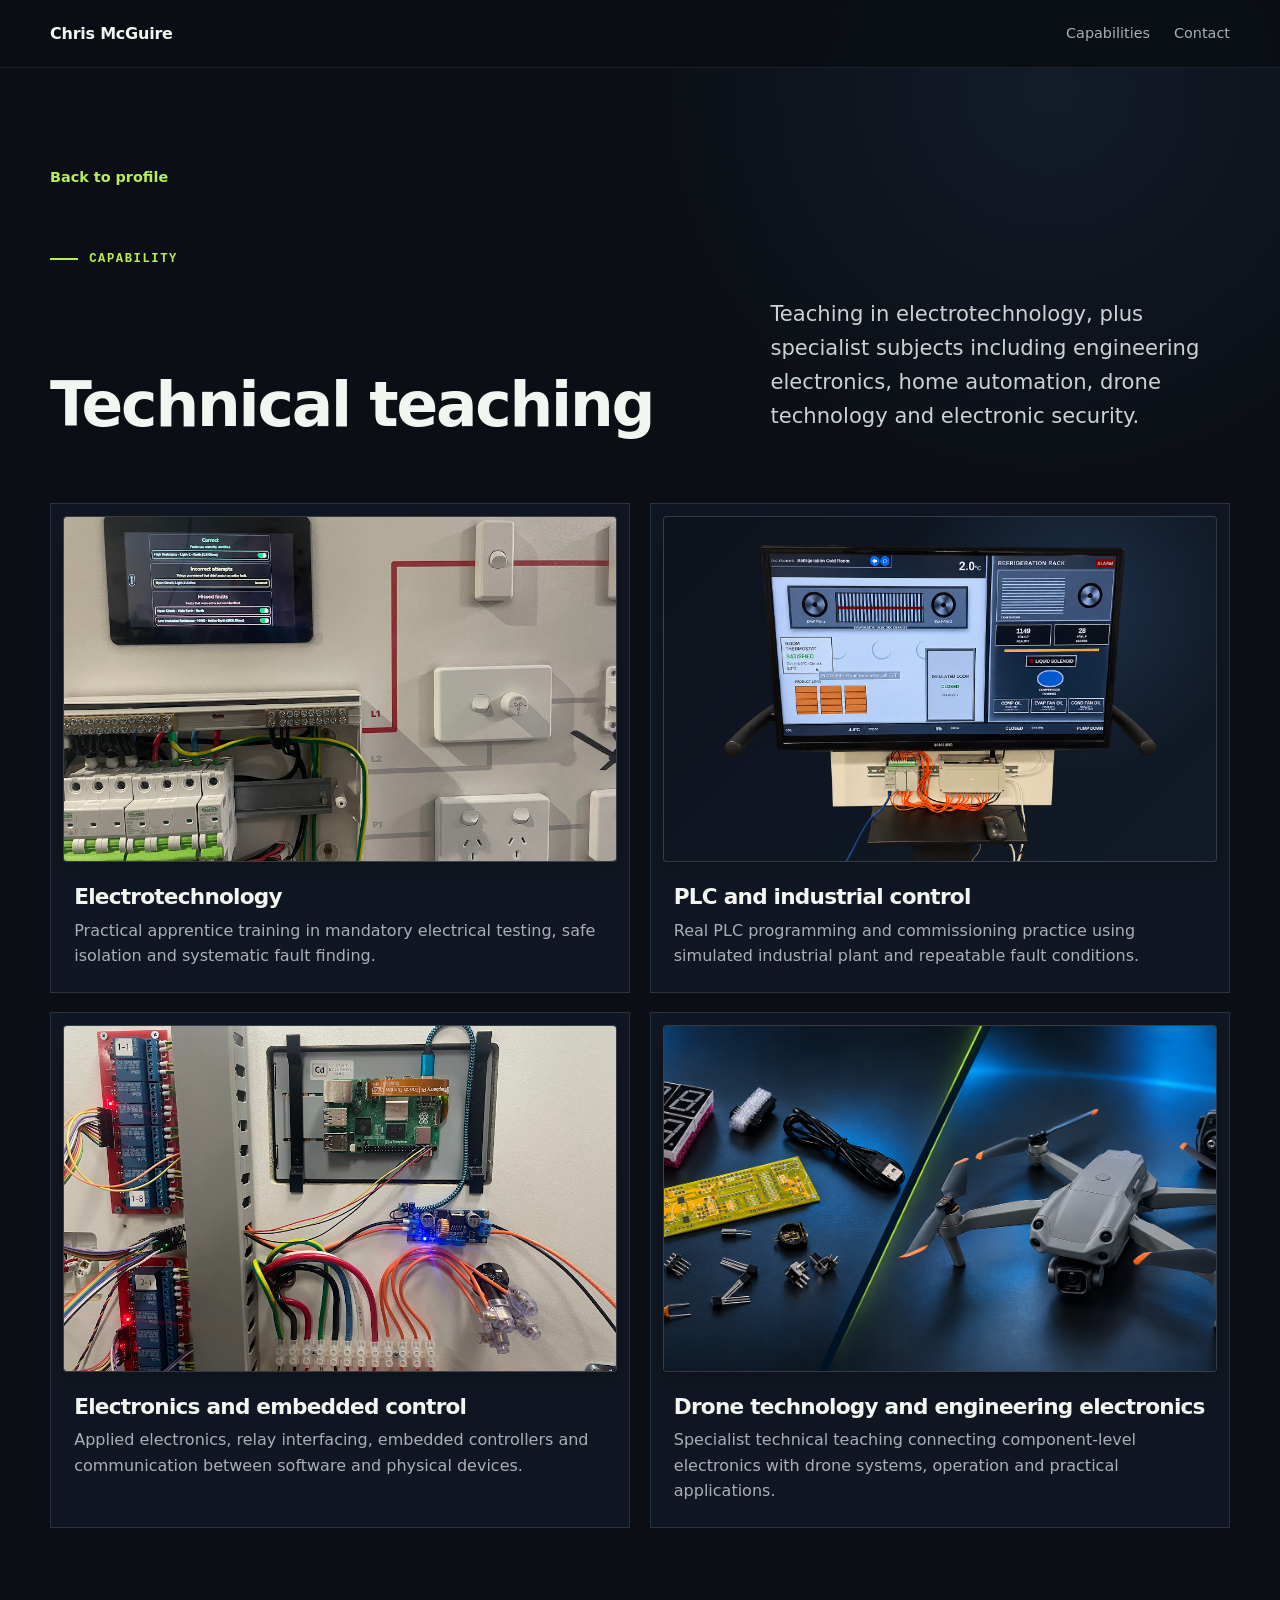
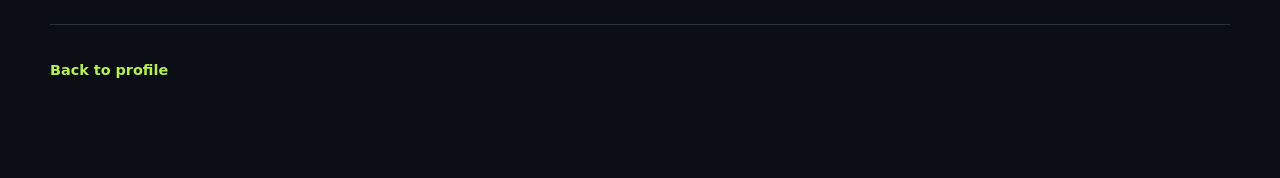
<file: technical-teaching.html>
<!doctype html>
<html lang="en"><head><meta charset="utf-8"><meta name="viewport" content="width=device-width,initial-scale=1"><meta name="robots" content="noindex,nofollow,noarchive,nosnippet,noimageindex"><meta name="referrer" content="no-referrer"><meta name="theme-color" content="#0b0e14"><title>Technical teaching | Chris McGuire</title><link rel="stylesheet" href="styles.css?v=20261031-1"></head>
<body><header class="topbar"><a class="brand" href="index.html">Chris McGuire</a><nav aria-label="Page navigation"><a href="index.html#capabilities">Capabilities</a><a href="index.html#contact">Contact</a></nav></header>
<main class="detail-main"><a class="back-link" href="index.html">Back to profile</a><p class="section-label">Capability</p><div class="detail-header"><h1>Technical teaching</h1><p class="detail-intro">Teaching in electrotechnology, plus specialist subjects including engineering electronics, home automation, drone technology and electronic security.</p></div>
<div class="gallery-grid">
<article class="gallery-card"><img class="gallery-image" src="assets/images/Test_board_powered.jpg" alt="Powered electrical fault-testing board used for apprentice training" loading="lazy"><div class="gallery-copy"><h2>Electrotechnology</h2><p>Practical apprentice training in mandatory electrical testing, safe isolation and systematic fault finding.</p></div></article>
<article class="gallery-card"><img class="gallery-image contain" src="assets/images/PLC_sim-corrected.png" alt="PLC Simulator running a refrigeration cold-room simulation" loading="lazy"><div class="gallery-copy"><h2>PLC and industrial control</h2><p>Real PLC programming and commissioning practice using simulated industrial plant and repeatable fault conditions.</p></div></article>
<article class="gallery-card"><img class="gallery-image" src="assets/images/Test_board_powered_rear.jpg" alt="Raspberry Pi and relay control hardware behind a training board" loading="lazy"><div class="gallery-copy"><h2>Electronics and embedded control</h2><p>Applied electronics, relay interfacing, embedded controllers and communication between software and physical devices.</p></div></article>
<article class="gallery-card"><img class="gallery-image" src="assets/images/drone-electronics-tile.png" alt="Engineering-electronics components beside a camera drone and controller" loading="lazy"><div class="gallery-copy"><h2>Drone technology and engineering electronics</h2><p>Specialist technical teaching connecting component-level electronics with drone systems, operation and practical applications.</p></div></article>
</div></main><footer class="detail-footer"><a class="back-link" href="index.html">Back to profile</a></footer></body></html>
</file>
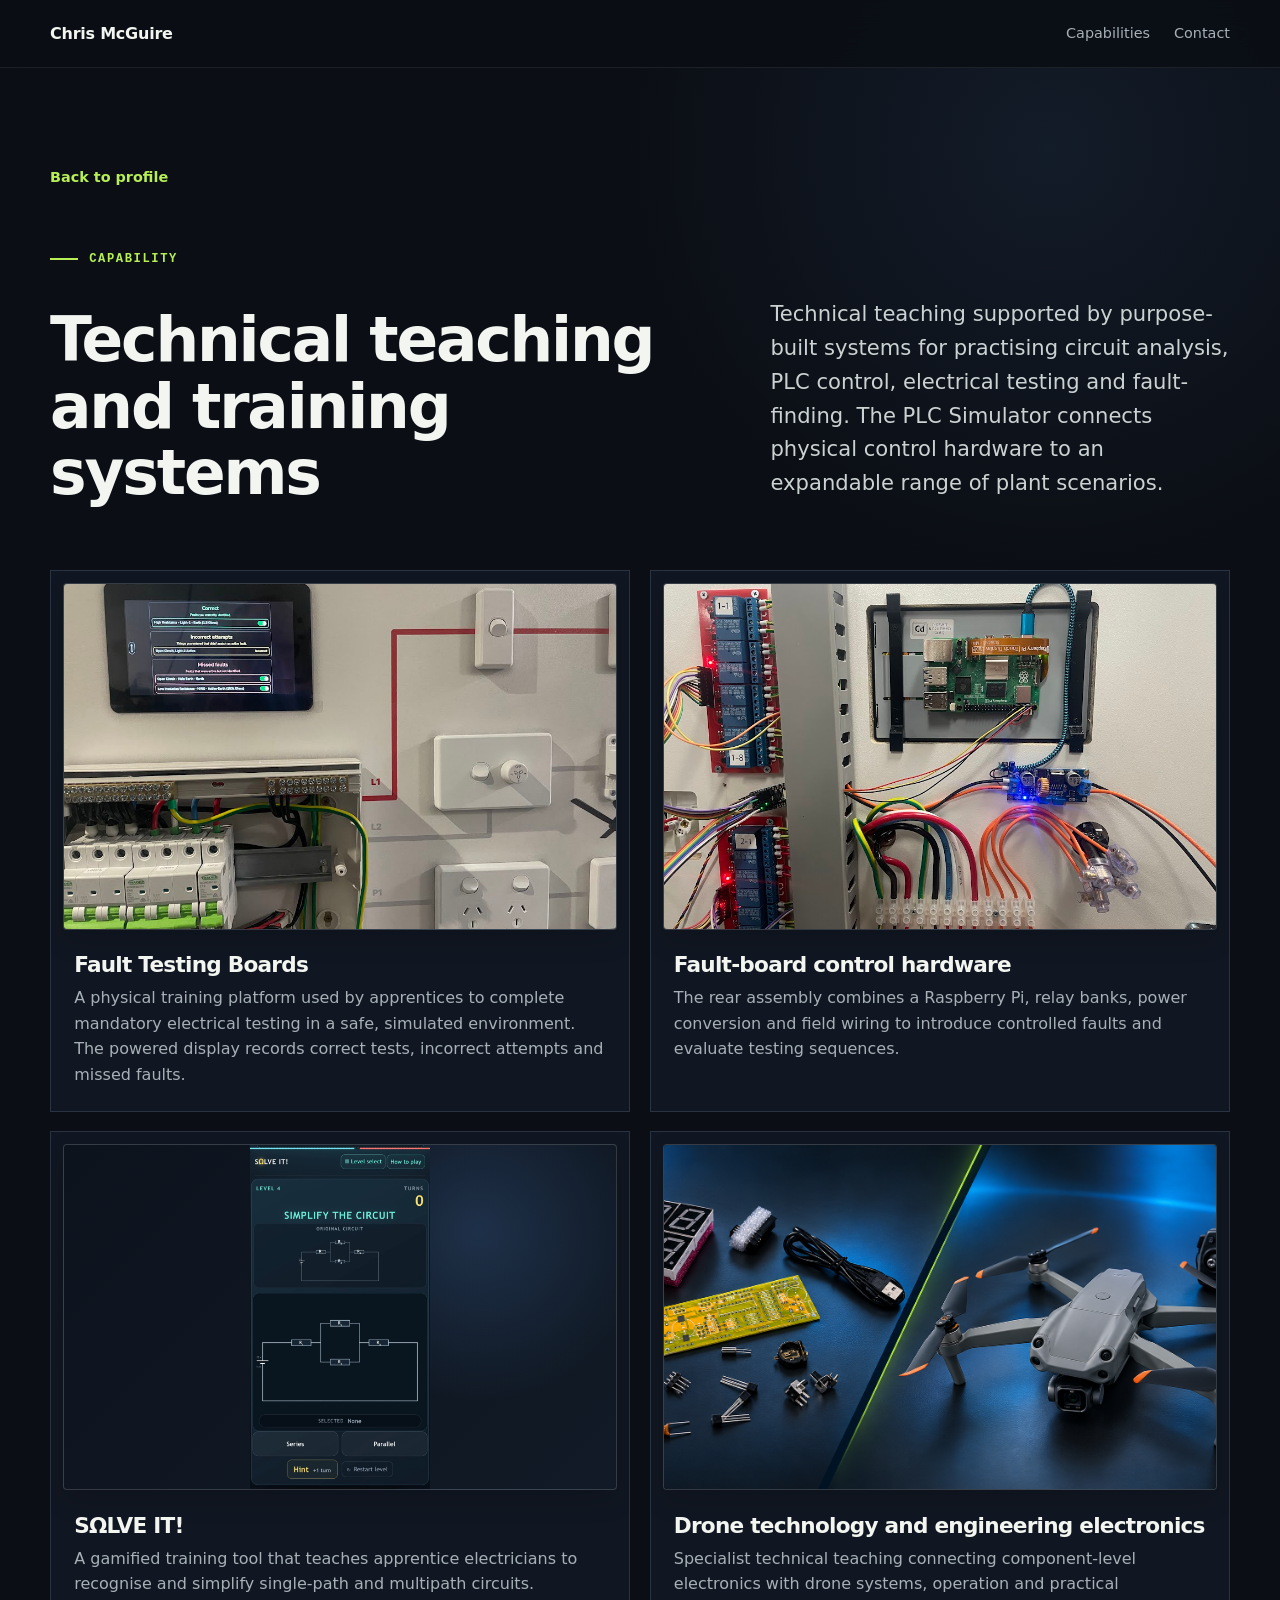
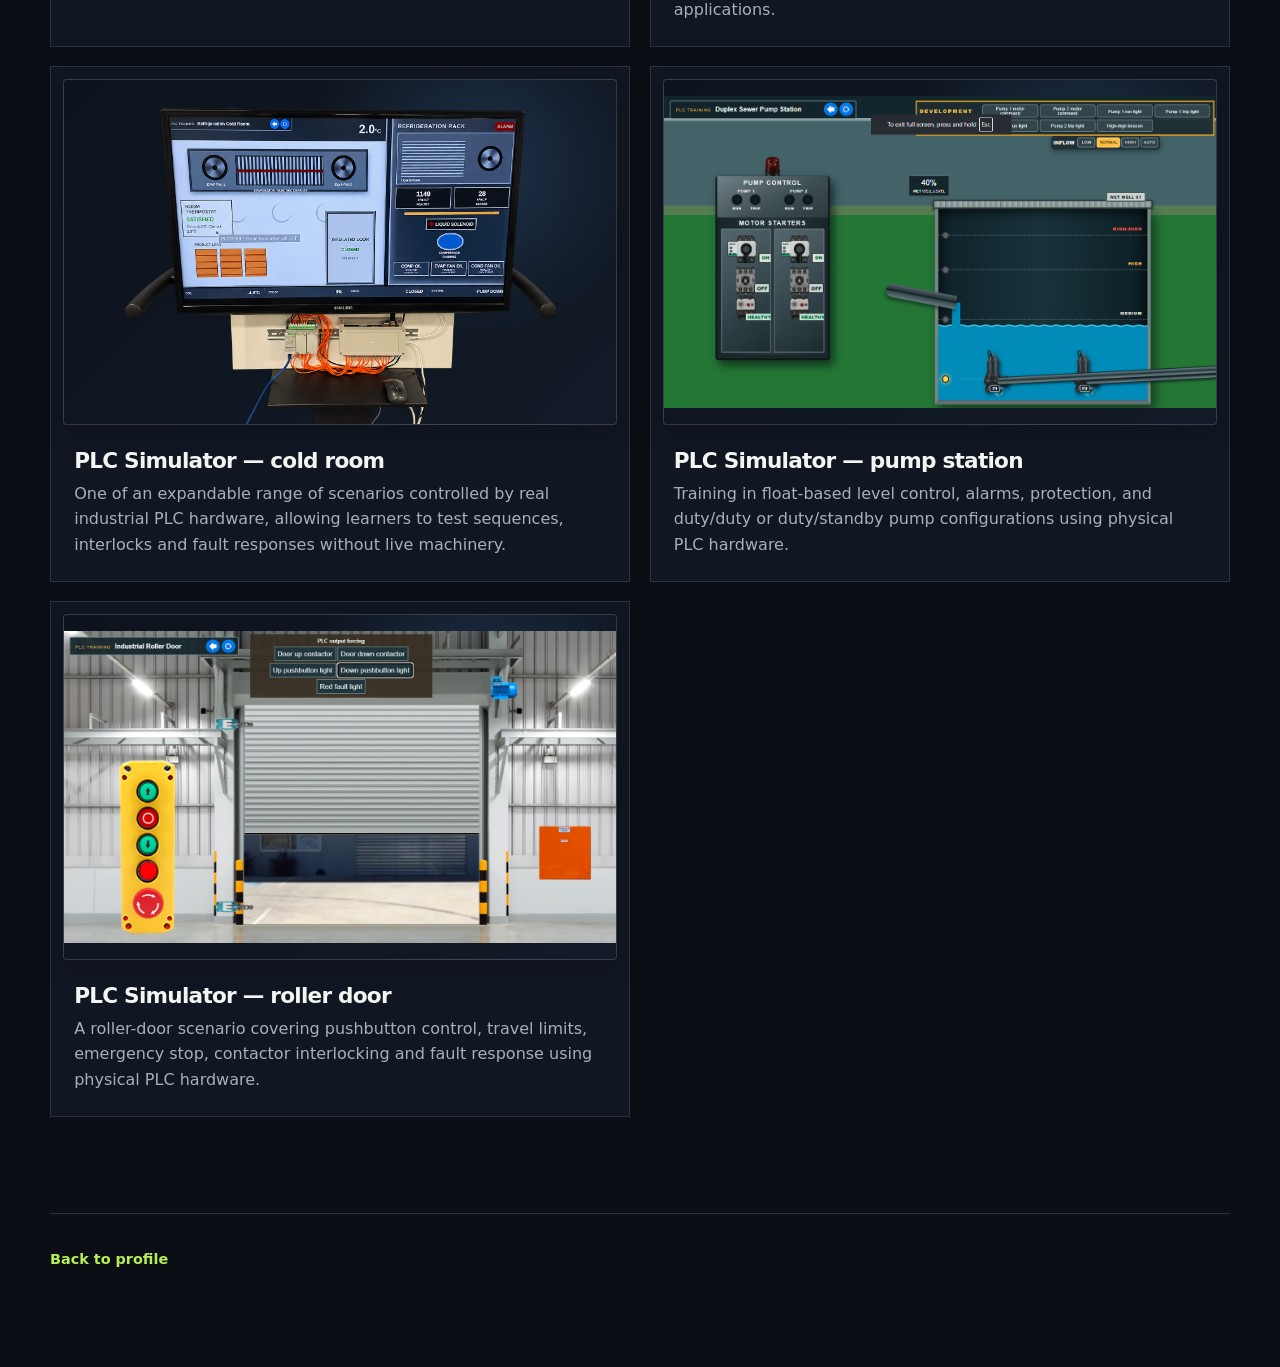
<file: training-systems.html>
<!doctype html>
<html lang="en"><head><meta charset="utf-8"><meta name="viewport" content="width=device-width,initial-scale=1"><meta name="robots" content="noindex,nofollow,noarchive,nosnippet,noimageindex"><meta name="referrer" content="no-referrer"><meta name="theme-color" content="#0b0e14"><title>Technical teaching and training systems | Chris McGuire</title><link rel="stylesheet" href="styles.css?v=20261031-1"></head>
<body><header class="topbar"><a class="brand" href="index.html">Chris McGuire</a><nav aria-label="Page navigation"><a href="index.html#capabilities">Capabilities</a><a href="index.html#contact">Contact</a></nav></header>
<main class="detail-main"><a class="back-link" href="index.html">Back to profile</a><p class="section-label">Capability</p><div class="detail-header"><h1>Technical teaching and training systems</h1><p class="detail-intro">Technical teaching supported by purpose-built systems for practising circuit analysis, PLC control, electrical testing and fault-finding. The PLC Simulator connects physical control hardware to an expandable range of plant scenarios.</p></div>
<div class="gallery-grid">
<article class="gallery-card"><img class="gallery-image" src="assets/images/Test_board_powered.jpg" alt="Powered front of the Fault Testing Board with apprentice results displayed" loading="lazy"><div class="gallery-copy"><h2>Fault Testing Boards</h2><p>A physical training platform used by apprentices to complete mandatory electrical testing in a safe, simulated environment. The powered display records correct tests, incorrect attempts and missed faults.</p></div></article>
<article class="gallery-card"><img class="gallery-image" src="assets/images/Test_board_powered_rear.jpg" alt="Rear of the powered Fault Testing Board showing Raspberry Pi and relay hardware" loading="lazy"><div class="gallery-copy"><h2>Fault-board control hardware</h2><p>The rear assembly combines a Raspberry Pi, relay banks, power conversion and field wiring to introduce controlled faults and evaluate testing sequences.</p></div></article>
<article class="gallery-card"><img class="gallery-image contain" src="assets/images/solve-it-circuit-game.jpg" alt="SΩLVE IT! circuit-simplification game showing a multipath circuit challenge" loading="lazy"><div class="gallery-copy"><h2>SΩLVE IT!</h2><p>A gamified training tool that teaches apprentice electricians to recognise and simplify single-path and multipath circuits.</p></div></article>
<article class="gallery-card"><img class="gallery-image" src="assets/images/drone-electronics-tile.png" alt="Engineering-electronics components beside a camera drone and controller" loading="lazy"><div class="gallery-copy"><h2>Drone technology and engineering electronics</h2><p>Specialist technical teaching connecting component-level electronics with drone systems, operation and practical applications.</p></div></article>
<article class="gallery-card"><img class="gallery-image contain" src="assets/images/PLC_sim-corrected.png" alt="Physical PLC Simulator running a refrigeration cold-room scenario on a large display" loading="lazy"><div class="gallery-copy"><h2>PLC Simulator — cold room</h2><p>One of an expandable range of scenarios controlled by real industrial PLC hardware, allowing learners to test sequences, interlocks and fault responses without live machinery.</p></div></article>
<article class="gallery-card"><img class="gallery-image contain" src="assets/images/plc-pump-station.png" alt="Physical PLC Simulator running a two-pump pump-station scenario" loading="lazy"><div class="gallery-copy"><h2>PLC Simulator — pump station</h2><p>Training in float-based level control, alarms, protection, and duty/duty or duty/standby pump configurations using physical PLC hardware.</p></div></article>
<article class="gallery-card"><img class="gallery-image contain" src="assets/images/plc-roller-door.png" alt="Physical PLC Simulator running an industrial roller-door scenario" loading="lazy"><div class="gallery-copy"><h2>PLC Simulator — roller door</h2><p>A roller-door scenario covering pushbutton control, travel limits, emergency stop, contactor interlocking and fault response using physical PLC hardware.</p></div></article>
</div></main><footer class="detail-footer"><a class="back-link" href="index.html">Back to profile</a></footer></body></html>
</file>
<file: styles.css>
:root {
  --bg: #0b0e14;
  --surface: #111722;
  --surface-2: #151d2a;
  --text: #f2f5f0;
  --muted: #a7b0b7;
  --line: #283241;
  --accent: #b7ef55;
  --accent-soft: rgba(183, 239, 85, 0.12);
  --blue: #60a5fa;
  --max: 1180px;
}

* { box-sizing: border-box; }
html { scroll-behavior: smooth; }
body {
  margin: 0;
  color: var(--text);
  background:
    radial-gradient(circle at 82% 5%, rgba(96, 165, 250, 0.09), transparent 27rem),
    var(--bg);
  font-family: Inter, ui-sans-serif, system-ui, -apple-system, BlinkMacSystemFont, "Segoe UI", sans-serif;
  line-height: 1.6;
}
a { color: inherit; }
.skip-link { position: absolute; left: -9999px; }
.skip-link:focus { left: 1rem; top: 1rem; z-index: 20; padding: .65rem .85rem; background: var(--accent); color: #0b0e14; }

.topbar {
  position: sticky;
  top: 0;
  z-index: 10;
  display: flex;
  justify-content: space-between;
  align-items: center;
  gap: 2rem;
  min-height: 68px;
  padding: 0 max(24px, calc((100vw - var(--max)) / 2));
  border-bottom: 1px solid rgba(255,255,255,.08);
  background: rgba(11, 14, 20, .9);
  backdrop-filter: blur(16px);
}
.brand { font-weight: 750; text-decoration: none; letter-spacing: -.015em; }
.topbar nav { display: flex; gap: 1.5rem; }
.topbar nav a { color: var(--muted); font-size: .9rem; text-decoration: none; }
.topbar nav a:hover, .topbar nav a:focus-visible { color: var(--accent); }

.section, .detail-main {
  width: min(var(--max), calc(100% - 48px));
  margin: 0 auto;
  padding: 96px 0;
  border-bottom: 1px solid var(--line);
}
.section-label {
  display: flex;
  align-items: center;
  gap: .7rem;
  margin: 0 0 2rem;
  color: var(--accent);
  font: 700 .76rem/1 ui-monospace, SFMono-Regular, Consolas, monospace;
  letter-spacing: .13em;
  text-transform: uppercase;
}
.section-label::before { content: ""; width: 28px; height: 2px; background: currentColor; }
h1, h2, h3, p { margin-top: 0; }
h1, h2, h3 { line-height: 1.08; letter-spacing: -.035em; }
h1 { margin-bottom: 0; font-size: clamp(3rem, 6vw, 5.5rem); font-weight: 760; }
h2 { margin-bottom: .7rem; font-size: clamp(2rem, 4vw, 3.4rem); }
h3 { margin-bottom: .75rem; font-size: clamp(1.25rem, 2vw, 1.65rem); }

.profile { min-height: calc(100vh - 68px); display: flex; flex-direction: column; justify-content: center; }
.profile-grid { display: grid; grid-template-columns: minmax(300px, .9fr) minmax(360px, 1.1fr); align-items: start; gap: clamp(3rem, 8vw, 8rem); }
.profile-copy { padding-top: .6rem; font-size: clamp(1.08rem, 1.65vw, 1.35rem); color: #d8dedc; }
.profile-copy p { margin-bottom: 1.2em; }
.profile-copy p:first-child { color: var(--text); }

.section-heading { display: grid; grid-template-columns: 1fr minmax(280px, .62fr); gap: 3rem; align-items: end; margin-bottom: 3rem; }
.section-heading p { margin-bottom: .25rem; color: var(--muted); }
.capability-tiles { display: grid; grid-template-columns: repeat(2, minmax(0, 1fr)); gap: 1px; background: var(--line); border: 1px solid var(--line); }
.capability-tile { min-width: 0; background: var(--surface); }
.tile-image, .placeholder-image {
  position: relative;
  overflow: hidden;
  display: grid;
  place-items: center;
  min-height: 220px;
  padding: 1.5rem;
  border-bottom: 1px solid var(--line);
  color: #b6c1c8;
  background:
    linear-gradient(135deg, transparent 0 47%, rgba(183,239,85,.12) 47% 48%, transparent 48% 100%),
    radial-gradient(circle at 75% 25%, rgba(96,165,250,.18), transparent 35%),
    #0d131d;
  font: 650 .74rem/1.4 ui-monospace, SFMono-Regular, Consolas, monospace;
  letter-spacing: .09em;
  text-align: center;
  text-transform: uppercase;
}
.tile-image { text-decoration: none; transition: filter .2s ease; }
.tile-image:hover, .tile-image:focus-visible { filter: brightness(1.1); }
.tile-image:focus-visible { outline: 2px solid var(--accent); outline-offset: -2px; }
.tile-image::before, .placeholder-image::before {
  content: "";
  position: absolute;
  inset: 18px;
  border: 1px solid rgba(255,255,255,.09);
  pointer-events: none;
}
.tile-image span, .placeholder-image span { position: relative; padding: .6rem .8rem; border: 1px solid rgba(183,239,85,.28); background: rgba(11,14,20,.7); }
.tile-image.has-photo { padding: 12px; }
.tile-image.has-photo img { display: block; width: 100%; height: 196px; object-fit: cover; border: 1px solid rgba(255,255,255,.16); border-radius: 4px; background: radial-gradient(circle at 75% 25%, rgba(96,165,250,.18), transparent 35%), linear-gradient(135deg, #0d131d, #111a26); }
.tile-image.has-photo img.contain { object-fit: contain; }
.tile-image.has-badge { padding: 2rem; background: radial-gradient(circle at 50% 45%, rgba(96,165,250,.13), transparent 18rem), #0d131d; }
.tile-image.has-badge img { display: block; width: min(100%, 420px); height: auto; }
.tile-image.has-software-collage { padding: 12px; background: radial-gradient(circle at 50% 45%, rgba(96,165,250,.13), transparent 18rem), #0d131d; }
.software-collage { position: relative; display: block; overflow: hidden; width: 100%; aspect-ratio: 16 / 10; padding: 0; border: 1px solid rgba(255,255,255,.16); border-radius: 4px; background: #0d131d; }
.tile-image .software-collage { height: 196px; aspect-ratio: auto; }
.gallery-card .software-collage { width: calc(100% - 24px); margin: 12px 12px 0; }
.software-collage::before, .software-collage::after { content: ""; position: absolute; z-index: 2; inset: 0; background: var(--accent); pointer-events: none; }
.software-collage::before { clip-path: polygon(39.7% 0,40.2% 0,34.2% 100%,33.7% 100%); }
.software-collage::after { clip-path: polygon(71.7% 0,72.2% 0,66.2% 100%,65.7% 100%); }
.software-collage > img { position: absolute; top: 0; display: block; height: 100%; object-fit: cover; }
.software-collage > img:first-child { left: 0; width: 40%; object-position: center; clip-path: polygon(0 0,100% 0,85% 100%,0 100%); }
.software-collage > img:nth-child(2) { left: 34%; width: 38%; object-position: center 38%; clip-path: polygon(15.8% 0,100% 0,84.2% 100%,0 100%); }
.software-collage > img:nth-child(3) { right: 0; width: 34%; object-position: center; filter: brightness(.72) contrast(1.08); clip-path: polygon(17.65% 0,100% 0,100% 100%,0 100%); }
.tile-image.has-security-collage { padding: 12px; background: radial-gradient(circle at 50% 45%, rgba(96,165,250,.13), transparent 18rem), #0d131d; }
.security-collage { position: relative; display: block; width: 100%; height: 196px; padding: 0; overflow: hidden; border: 1px solid rgba(255,255,255,.16); border-radius: 4px; background: #0d131d; }
.security-collage::after { content: ""; position: absolute; z-index: 2; top: 0; left: 58%; width: 2px; height: 202px; background: var(--accent); box-shadow: 0 0 12px rgba(183,239,85,.42); transform: rotate(11.5deg); transform-origin: top center; }
.security-collage > img:not(.security-logo) { position: absolute; top: 0; display: block; width: 60%; height: 196px; object-fit: cover; }
.security-collage > img:first-child { left: 0; object-position: center 22%; clip-path: polygon(0 0,100% 0,81% 100%,0 100%); }
.security-collage > img:nth-child(2) { right: 0; object-position: left center; clip-path: polygon(30% 0,100% 0,100% 100%,14.2% 100%); }
.security-collage .security-logo { position: absolute; z-index: 3; display: block; height: auto; padding: 0; border: 0; background: none; filter: drop-shadow(0 4px 8px rgba(0,0,0,.75)); object-fit: contain; }
.security-collage .security-logo-kali { bottom: 12px; left: 14px; width: 46px; }
.security-collage .security-logo-defence { top: 12px; right: 14px; width: 44px; }
.tile-copy { padding: clamp(1.5rem, 3vw, 2.2rem); }
.tile-copy p { min-height: 5.1em; margin-bottom: 1.6rem; color: var(--muted); }
.back-link { color: var(--accent); font-size: .9rem; font-weight: 700; }

.testimonial-grid { display: grid; grid-template-columns: 1fr 1fr; gap: 1px; background: var(--line); border: 1px solid var(--line); }
blockquote { min-height: 210px; margin: 0; padding: 2.2rem; background: var(--surface); }
blockquote p { color: var(--muted); font-size: 1.2rem; }
blockquote footer { margin-top: 3.5rem; color: #7f8991; font-size: .85rem; }
.contact { text-align: center; }
.contact .section-label { justify-content: center; }
.contact p { color: var(--muted); }
.project-link-section .button { margin-top: 0; }
.button { display: inline-block; margin-top: 1.2rem; padding: .85rem 1.15rem; border: 1px solid var(--accent); color: var(--accent); text-decoration: none; font-weight: 700; }
.button:hover { background: var(--accent); color: var(--bg); }
.site-footer { display: flex; justify-content: space-between; gap: 1rem; width: min(var(--max), calc(100% - 48px)); margin: 0 auto; padding: 2rem 0; color: #707982; font-size: .78rem; }

.detail-main { border-bottom: 0; }
.back-link { display: inline-block; margin-bottom: 4rem; text-decoration: none; }
.back-link:hover { text-decoration: underline; }
.detail-header { display: grid; grid-template-columns: 1fr minmax(280px, .7fr); gap: 4rem; align-items: end; margin-bottom: 4rem; }
.detail-header h1 { font-size: clamp(2.5rem, 4.8vw, 4.5rem); }
.detail-intro { margin-bottom: .4rem; color: #cbd2d2; font-size: clamp(1.08rem, 1.7vw, 1.32rem); }
.gallery-grid { display: grid; grid-template-columns: repeat(2, minmax(0, 1fr)); gap: 1.2rem; }
.gallery-card { overflow: hidden; border: 1px solid var(--line); background: var(--surface); }
.evidence-card .gallery-image { margin-bottom: 12px; }
.gallery-card .placeholder-image { min-height: 280px; }
.gallery-image { display: block; width: calc(100% - 24px); margin: 12px 12px 0; aspect-ratio: 16 / 10; object-fit: cover; border: 1px solid rgba(255,255,255,.16); border-radius: 4px; background: radial-gradient(circle at 75% 25%, rgba(96,165,250,.18), transparent 35%), linear-gradient(135deg, #0d131d, #111a26); box-shadow: 0 10px 24px rgba(0,0,0,.18); }
.gallery-image.contain { object-fit: contain; }
.profile-panel { display: grid; place-items: center; min-height: 280px; padding: 2rem; border-bottom: 1px solid var(--line); background: radial-gradient(circle at 50% 45%, rgba(96,165,250,.13), transparent 18rem), #0d131d; }
.profile-panel img { display: block; width: min(100%, 420px); height: auto; image-rendering: auto; transition: transform .2s ease, filter .2s ease; }
.profile-panel:hover img, .profile-panel:focus-visible img { transform: translateY(-2px); filter: brightness(1.08); }
.gallery-copy { padding: 1.45rem; }
.gallery-copy h2 { margin-bottom: .55rem; font-size: 1.35rem; }
.gallery-copy p { margin-bottom: 0; color: var(--muted); }
.inline-link { color: var(--accent); font-weight: 700; text-underline-offset: .2em; }
.cyber-profile-link { margin-top: 2rem; }
.project-section { padding: 4.5rem 0; border-top: 1px solid var(--line); }
.project-section-heading { display: grid; grid-template-columns: 1fr minmax(280px, .7fr); gap: 3rem; align-items: end; margin-bottom: 2rem; }
.project-section-heading h2 { margin-bottom: 0; }
.project-section-heading p { margin-bottom: .25rem; color: var(--muted); }
.single-card-grid { grid-template-columns: minmax(0, 1fr); max-width: 720px; }
.detail-footer { width: min(var(--max), calc(100% - 48px)); margin: 0 auto; padding: 2rem 0; border-top: 1px solid var(--line); }

@media (max-width: 760px) {
  .topbar { min-height: 60px; padding: 0 20px; }
  .topbar nav { gap: .9rem; }
  .topbar nav .nav-secondary { display: none; }
  .section, .detail-main { width: min(100% - 40px, var(--max)); padding: 68px 0; }
  .profile { min-height: auto; padding-top: 88px; }
  .profile-grid, .section-heading, .detail-header, .project-section-heading { grid-template-columns: 1fr; gap: 2rem; }
  h1 { font-size: clamp(2.7rem, 12vw, 4rem); }
  .capability-tiles, .testimonial-grid, .gallery-grid { grid-template-columns: 1fr; }
  .tile-copy p { min-height: 0; }
  .site-footer { width: calc(100% - 40px); flex-direction: column; }
  .back-link { margin-bottom: 2.5rem; }
}

@media (prefers-reduced-motion: reduce) {
  html { scroll-behavior: auto; }
  * { transition: none !important; }
}
</file>
